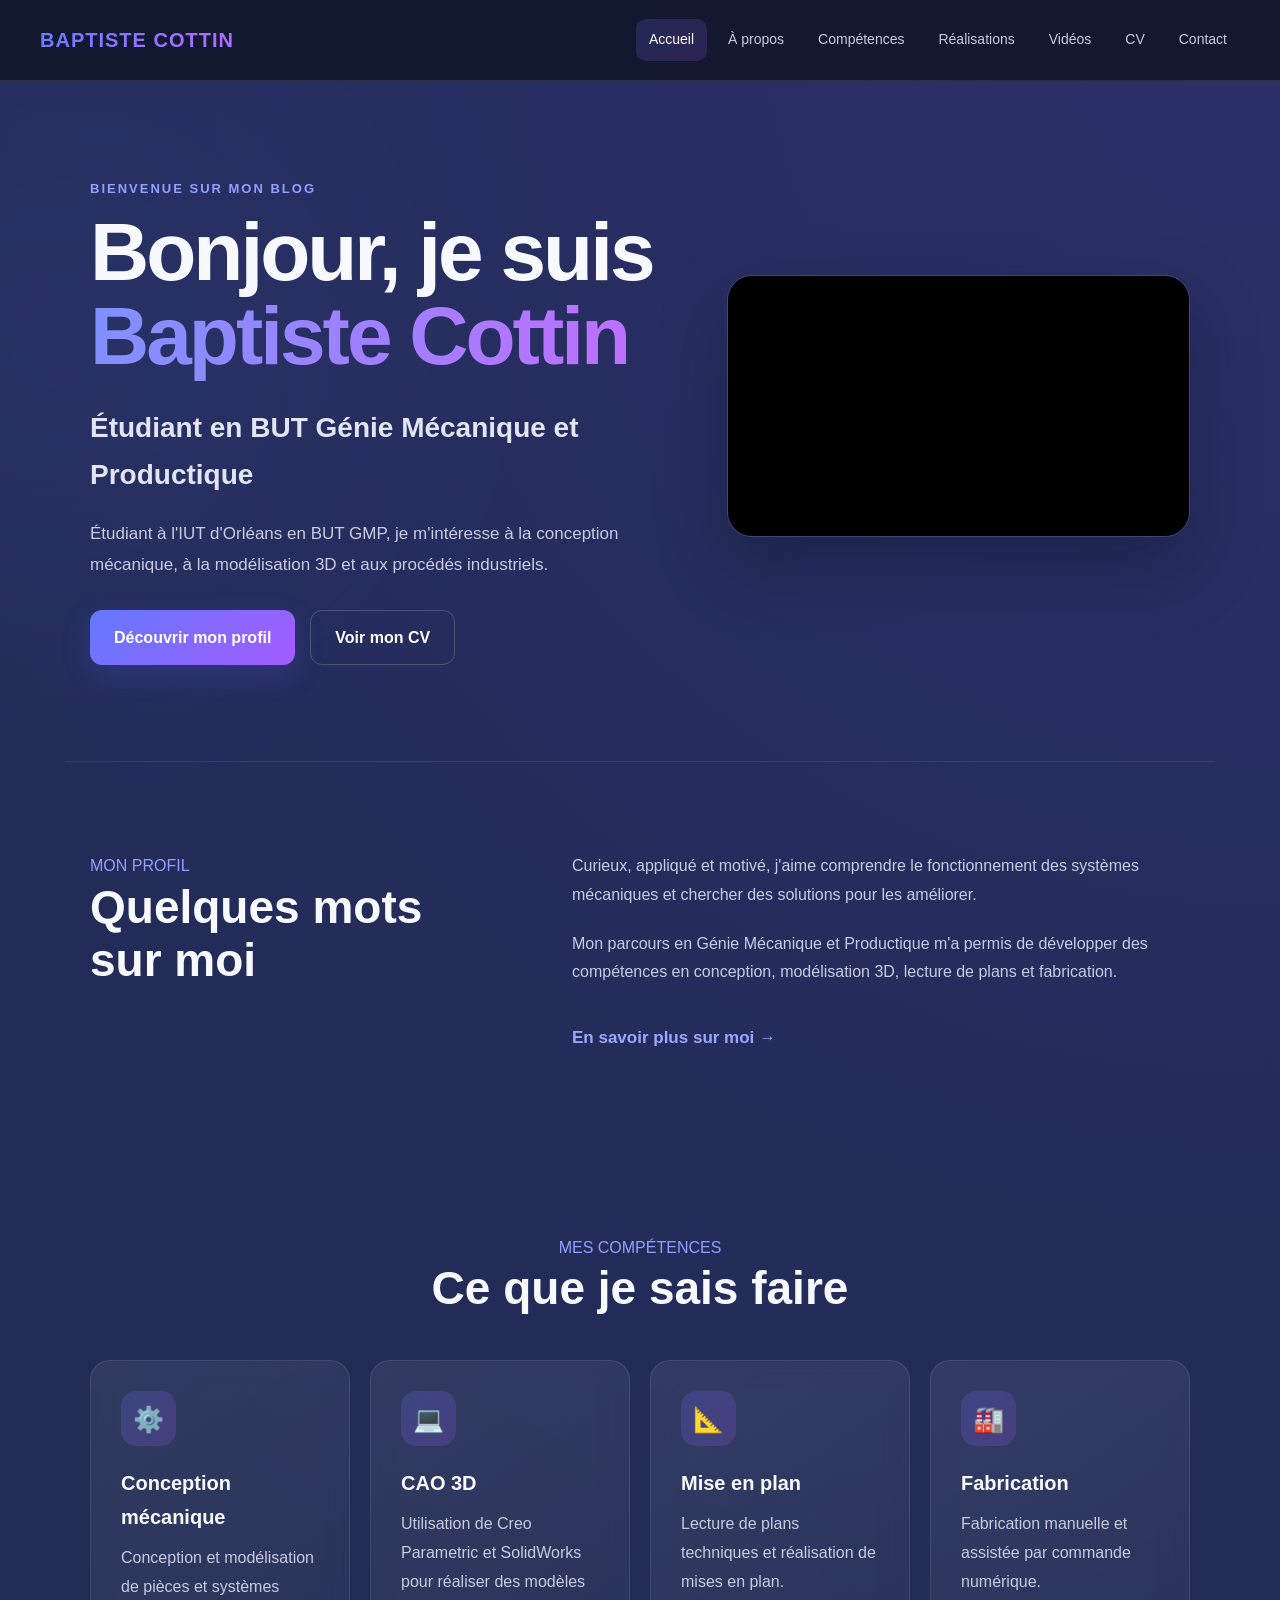
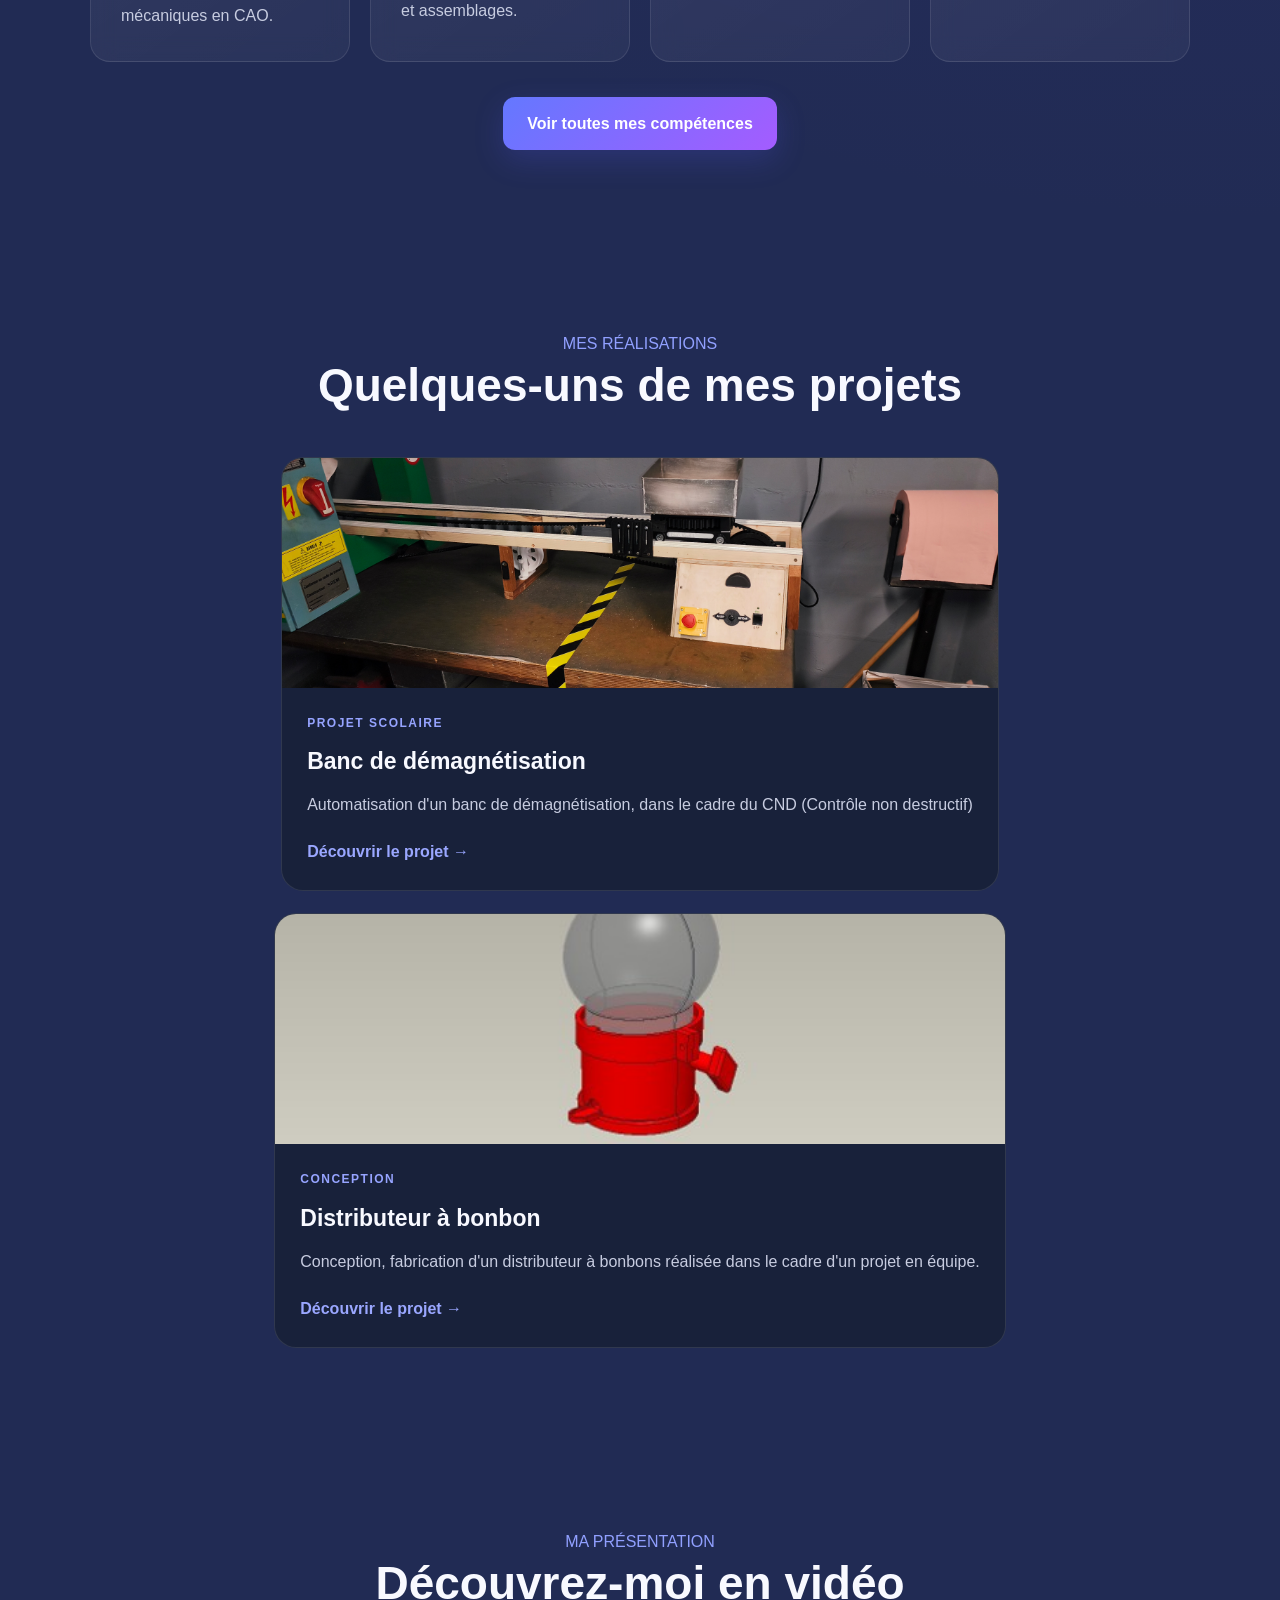
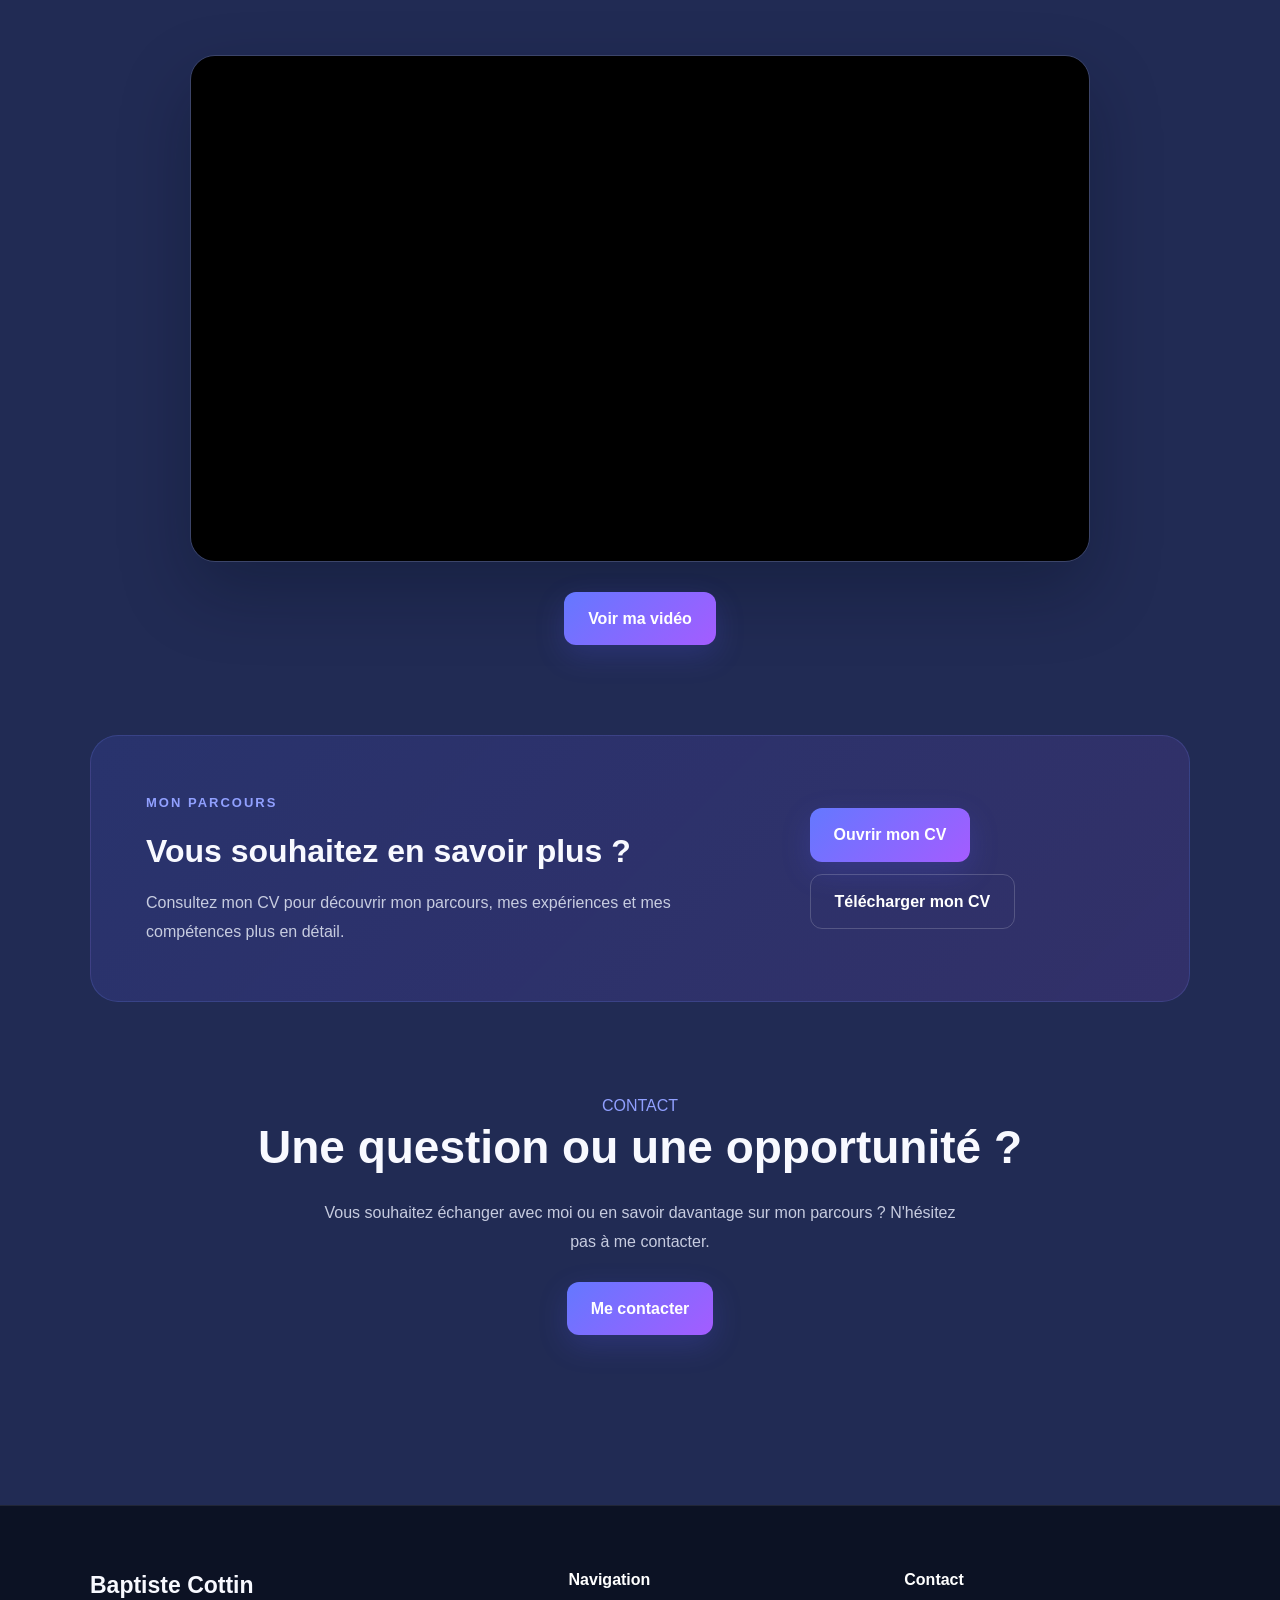
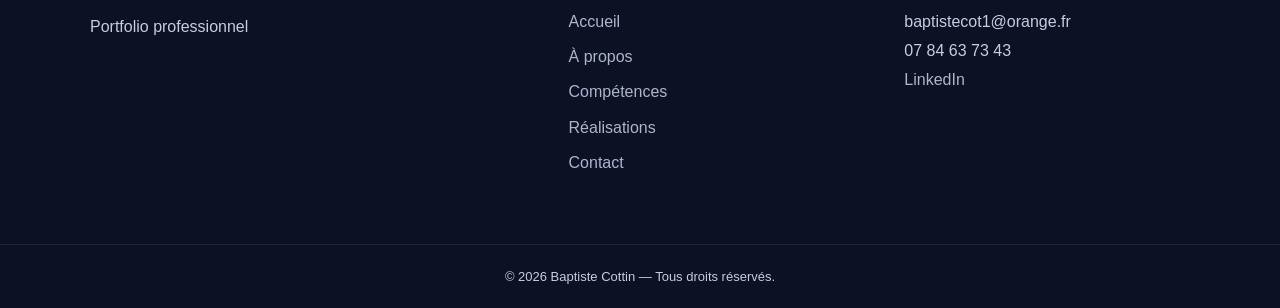
<file: index.html>
<!DOCTYPE html>
<html lang="fr">
<head>
    <meta charset="UTF-8">
    <meta name="viewport" content="width=device-width, initial-scale=1.0">

    <title>Baptiste Cottin | Portfolio</title>

    <meta name="description" content="Blog de Baptiste Cottin, étudiant en BUT Génie Mécanique et Productique.">

    <link rel="stylesheet" href="style.css">

</head>

<body>

<header>
    <nav class="navbar">

        <div class="logo">
            <a href="index.html">BAPTISTE COTTIN</a>
        </div>

        <ul class="nav-links">
            <li><a class="active" href="index.html">Accueil</a></li>
            <li><a href="apropos.html">À propos</a></li>
            <li><a href="competences.html">Compétences</a></li>
            <li><a href="projets.html">Réalisations</a></li>
            <li><a href="video.html">Vidéos</a></li>
            <li><a href="cv.html">CV</a></li>
            <li><a href="contact.html">Contact</a></li>
        </ul>

    </nav>
</header>


<main>

    <!-- HERO -->

    <section class="hero">

        <div class="hero-text">

            <p class="small-title">
                BIENVENUE SUR MON BLOG
            </p>

            <h1>
                Bonjour, je suis<br>
                <span>Baptiste Cottin</span>
            </h1>

            <h2>
                Étudiant en BUT Génie Mécanique et Productique
            </h2>

            <p>
                Étudiant à l'IUT d'Orléans en BUT GMP, je m'intéresse à la conception
                mécanique, à la modélisation 3D et aux procédés industriels.
            </p>

            <div class="hero-buttons">

                <a href="apropos.html" class="button">
                    Découvrir mon profil
                </a>

                <a href="cv.html" class="button button-outline">
                    Voir mon CV
                </a>

            </div>

        </div>


       <div class="video-container">

    <iframe
        src="https://www.youtube-nocookie.com/embed/8WZ-JGTFXvE"
        title="Présentation de Baptiste Cottin"
        allowfullscreen
        loading="lazy">
    </iframe>

</div>


        </div>

    </section>


    <!-- PROFIL -->

    <section class="presentation">

        <div class="section-title">

            <p>MON PROFIL</p>

            <h2>
                Quelques mots sur moi
            </h2>

        </div>


        <div class="presentation-content">

            <p>
                Curieux, appliqué et motivé, j'aime comprendre le
                fonctionnement des systèmes mécaniques et chercher
                des solutions pour les améliorer.
            </p>

            <p>
                Mon parcours en Génie Mécanique et Productique m'a permis
                de développer des compétences en conception, modélisation
                3D, lecture de plans et fabrication.
            </p>

            <a href="apropos.html" class="text-link">
                En savoir plus sur moi →
            </a>

        </div>

    </section>


    <!-- COMPÉTENCES -->

    <section class="skills">

        <div class="section-title">

            <p>MES COMPÉTENCES</p>

            <h2>
                Ce que je sais faire
            </h2>

        </div>


        <div class="skills-container">

            <article class="skill-card">

                <div class="skill-icon">
                    ⚙️
                </div>

                <h3>
                    Conception mécanique
                </h3>

                <p>
                    Conception et modélisation de pièces et systèmes
                    mécaniques en CAO.
                </p>

            </article>


            <article class="skill-card">

                <div class="skill-icon">
                    💻
                </div>

                <h3>
                    CAO 3D
                </h3>

                <p>
                    Utilisation de Creo Parametric et SolidWorks pour
                    réaliser des modèles et assemblages.
                </p>

            </article>


            <article class="skill-card">

                <div class="skill-icon">
                    📐
                </div>

                <h3>
                    Mise en plan
                </h3>

                <p>
                    Lecture de plans techniques et réalisation de
                    mises en plan.
                </p>

            </article>


            <article class="skill-card">

                <div class="skill-icon">
                    🏭
                </div>

                <h3>
                    Fabrication
                </h3>

                <p>
                    Fabrication manuelle et 
		    assistée par commande numérique.
                </p>

            </article>

        </div>


        <a href="competences.html" class="button">
            Voir toutes mes compétences
        </a>

    </section>


    <!-- PROJETS -->

    <section class="projects">

        <div class="section-title">

            <p>MES RÉALISATIONS</p>

            <h2>
                Quelques-uns de mes projets
            </h2>

        </div>


        <div class="projects-container">


            <article class="project-card">

                <img
                    src="images/projet-1.jpg"
                    alt="Distributeur à bonbons"
                >

                <div class="project-content">

                    <p class="project-category">
                        PROJET SCOLAIRE
                    </p>

                    <h3>
                        Banc de démagnétisation
                    </h3>

                    <p>
			Automatisation d'un banc de démagnétisation,
			dans le cadre du CND (Contrôle non destructif)
                       
                   </p>

                    <a href="projets.html">
                        Découvrir le projet →
                    </a>

                </div>

            </article>


            <article class="project-card">

                <img
                    src="images/projet-2.jpg"
                    alt="Projet de conception mécanique"
                >

                <div class="project-content">

                    <p class="project-category">
                        CONCEPTION
                    </p>

                    <h3>
                        Distributeur à bonbon
                    </h3>

                    <p>
			Conception, fabrication d'un distributeur à bonbons
                        réalisée dans le cadre d'un projet en équipe.
                    </p>

                    <a href="projets.html">
                        Découvrir le projet →
                    </a>


                   </div>

    </section>


    <!-- VIDÉO -->

    <section class="video-presentation">

        <div class="section-title">

            <p>MA PRÉSENTATION</p>

            <h2>
                Découvrez-moi en vidéo
            </h2>

        </div>


       <div class="video-container">

    <iframe
        src="https://www.youtube-nocookie.com/embed/8WZ-JGTFXvE"
        title="Présentation de Baptiste Cottin"
        allowfullscreen
        loading="lazy">
    </iframe>

</div>



        <a href="video.html" class="button">
            Voir ma vidéo
        </a>

    </section>


    <!-- CV -->

    <section class="cv-section">

        <div>

            <p class="small-title">
                MON PARCOURS
            </p>

            <h2>
                Vous souhaitez en savoir plus ?
            </h2>

            <p>
                Consultez mon CV pour découvrir mon parcours,
                mes expériences et mes compétences plus en détail.
            </p>

        </div>


        <div class="cv-buttons">

            <a
                href="documents/CV.pdf"
                target="_blank"
                class="button"
            >
                Ouvrir mon CV
            </a>

            <a
                href="documents/CV.pdf"
                download
                class="button button-outline"
            >
                Télécharger mon CV
            </a>

        </div>

    </section>


    <!-- CONTACT -->

    <section class="contact-preview">

        <div class="section-title">

            <p>CONTACT</p>

            <h2>
                Une question ou une opportunité ?
            </h2>

        </div>

        <p>
            Vous souhaitez échanger avec moi ou en savoir davantage
            sur mon parcours ? N'hésitez pas à me contacter.
        </p>

        <a href="contact.html" class="button">
            Me contacter
        </a>

    </section>

</main>


<footer>

    <div class="footer-content">

        <div>

            <h3>
                Baptiste Cottin
            </h3>

            <p>
                Portfolio professionnel
            </p>

        </div>


        <div>

            <h4>
                Navigation
            </h4>

            <a href="index.html">Accueil</a>
            <a href="apropos.html">À propos</a>
            <a href="competences.html">Compétences</a>
            <a href="projets.html">Réalisations</a>
            <a href="contact.html">Contact</a>

        </div>


        <div>

            <h4>
                Contact
            </h4>

            <p>
                baptistecot1@orange.fr
            </p>

            <p>
                07 84 63 73 43
            </p>

            <a
                href="https://www.linkedin.com/in/baptiste-cottin-1a7537398/"
                target="_blank"
                rel="noopener"
            >
                LinkedIn
            </a>

        </div>

    </div>


    <div class="footer-bottom">

        <p>
            © 2026 Baptiste Cottin — Tous droits réservés.
        </p>

    </div>

</footer>

</body>
</html>
</file>
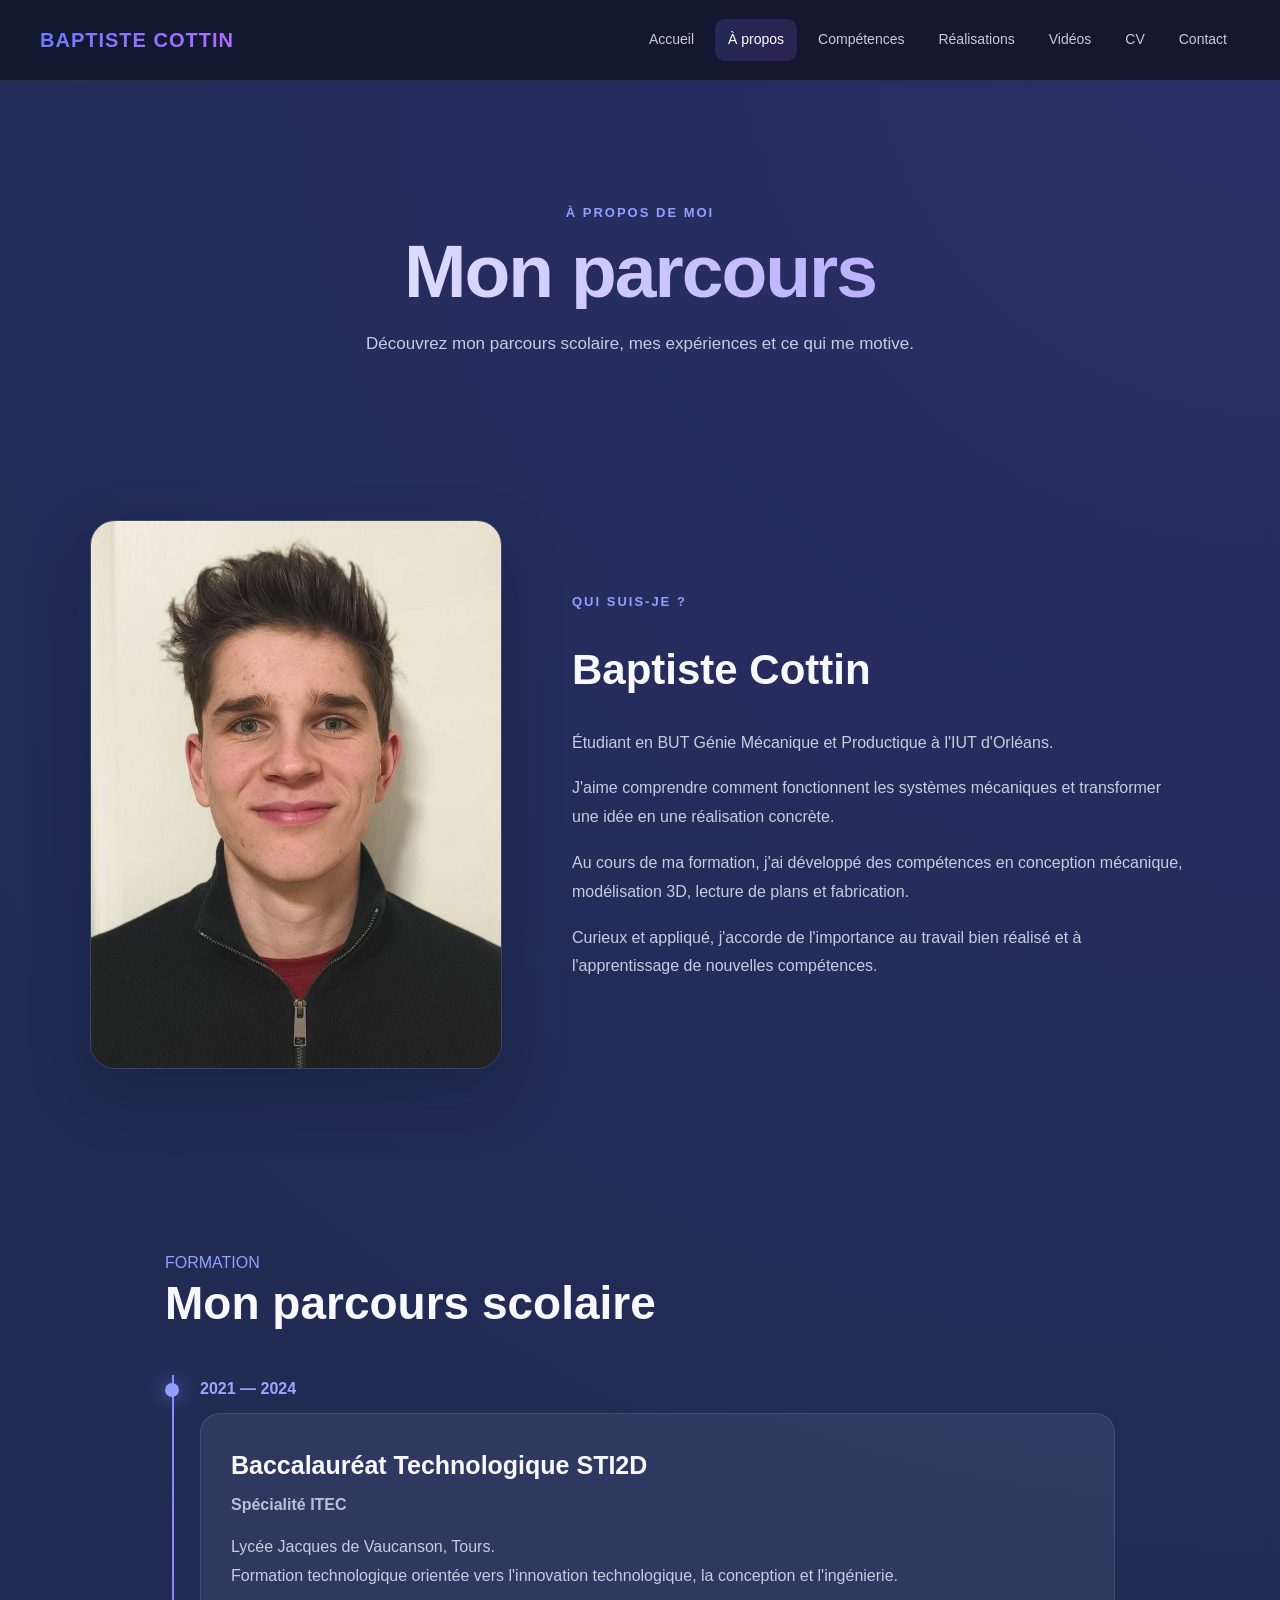
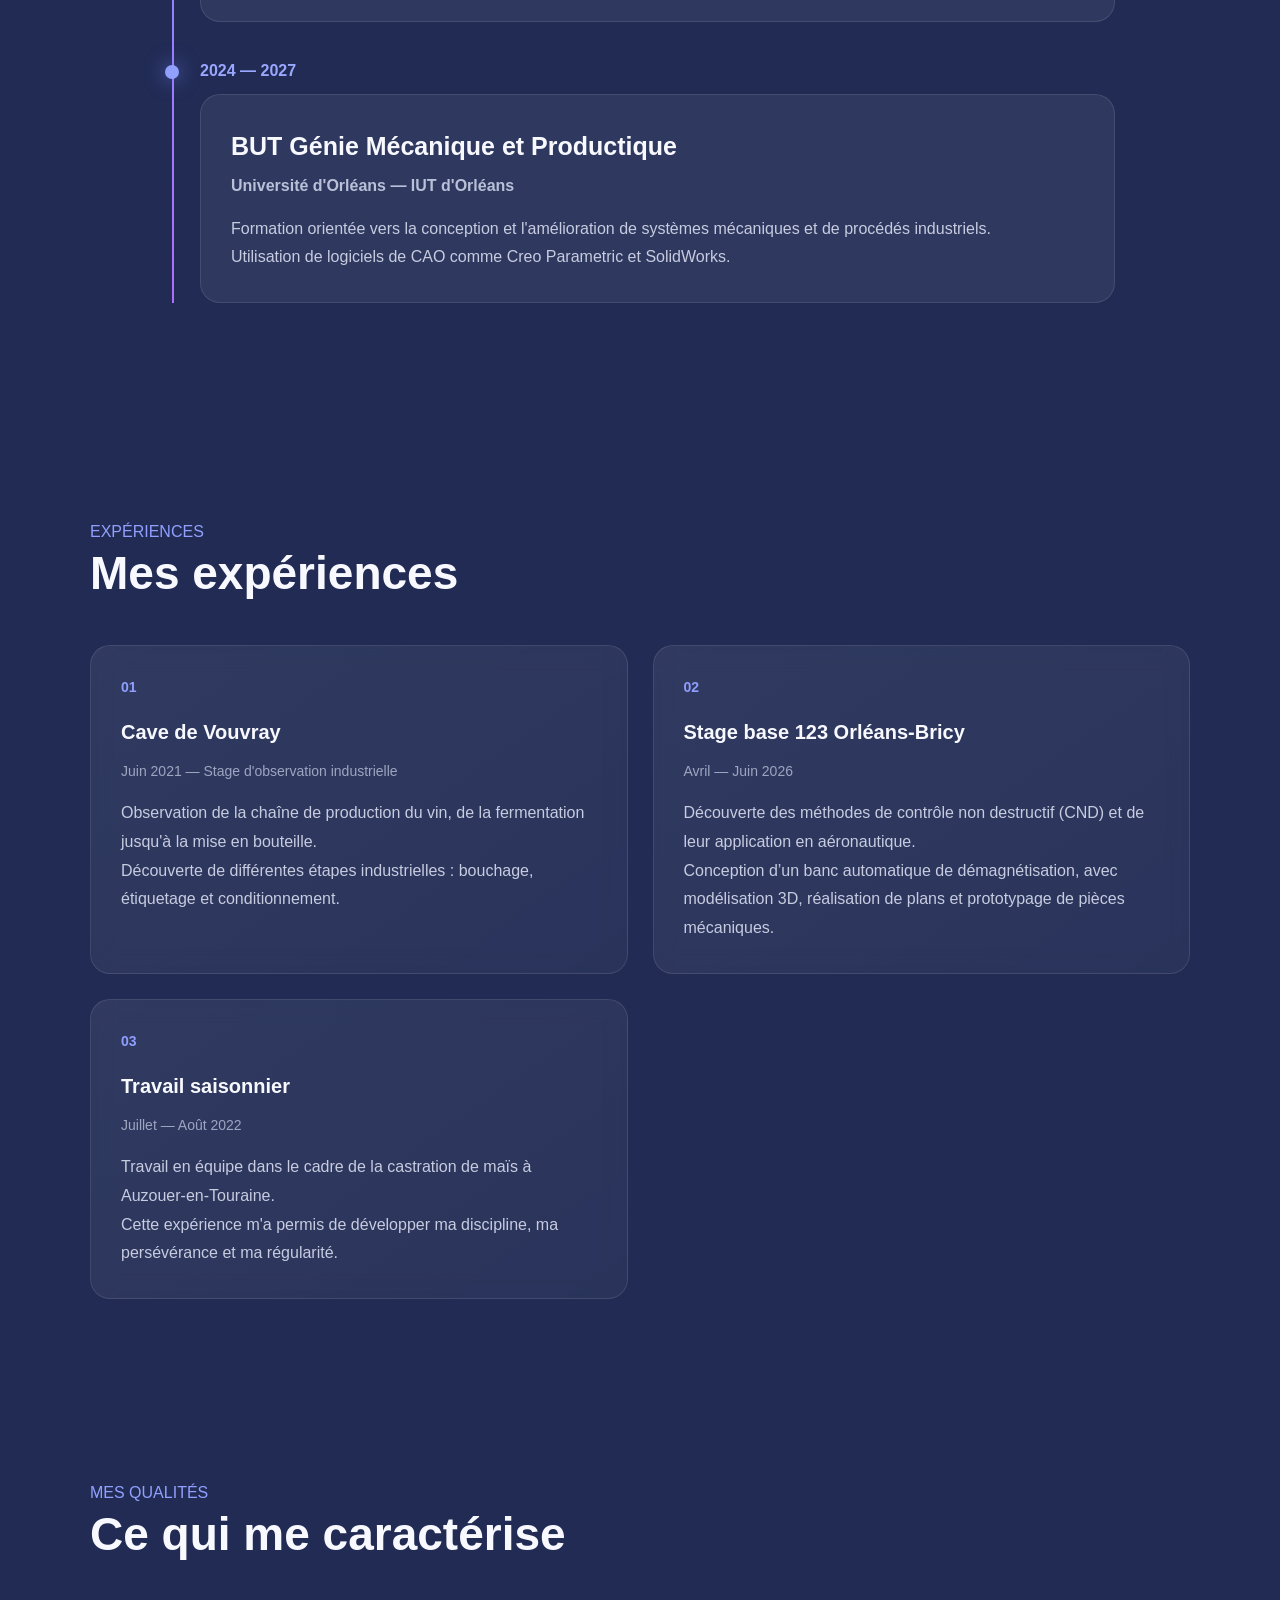
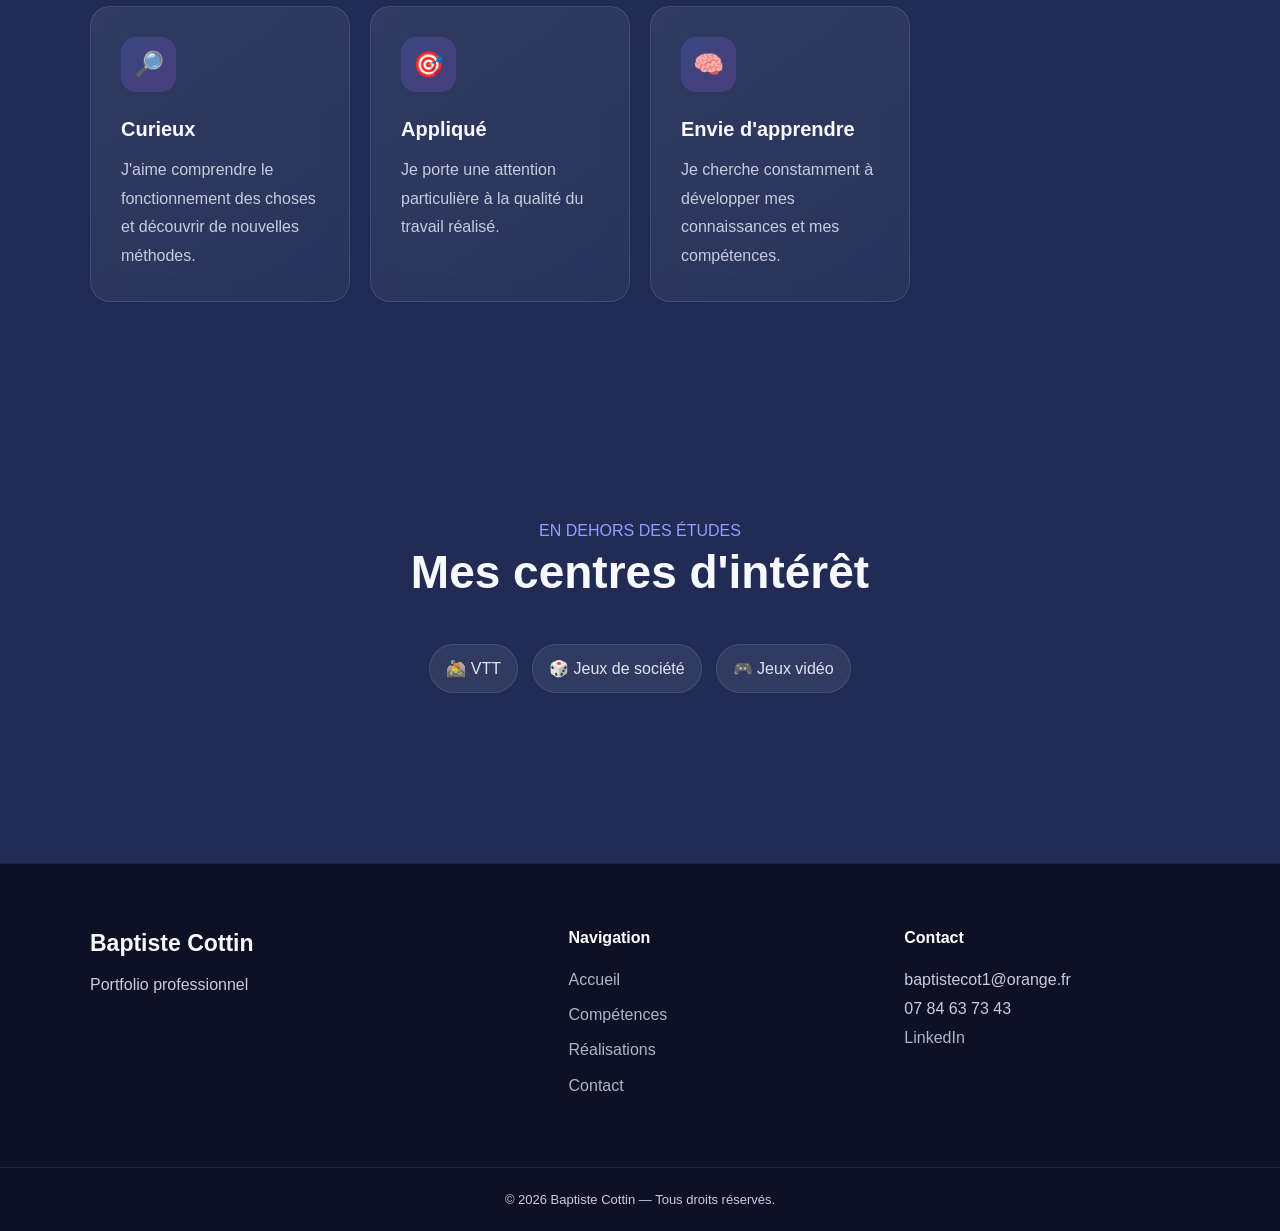
<file: apropos.html>
<!DOCTYPE html>
<html lang="fr">
<head>

    <meta charset="UTF-8">
    <meta name="viewport" content="width=device-width, initial-scale=1.0">

    <title>À propos | Baptiste Cottin</title>

    <meta
        name="description"
        content="Découvrez le parcours et le profil de Baptiste Cottin."
    >

    <link rel="stylesheet" href="style.css">

</head>


<body>


<header>

    <nav class="navbar">

        <div class="logo">
            <a href="index.html">BAPTISTE COTTIN</a>
        </div>

        <ul class="nav-links">

            <li>
                <a href="index.html">
                    Accueil
                </a>
            </li>

            <li>
                <a class="active" href="apropos.html">
                    À propos
                </a>
            </li>

            <li>
                <a href="competences.html">
                    Compétences
                </a>
            </li>

            <li>
                <a href="projets.html">
                    Réalisations
                </a>
            </li>

            <li>
                <a href="video.html">
                    Vidéos
                </a>
            </li>

            <li>
                <a href="cv.html">
                    CV
                </a>
            </li>

            <li>
                <a href="contact.html">
                    Contact
                </a>
            </li>

        </ul>

    </nav>

</header>


<main>


<section class="page-header">

    <p class="small-title">
        À PROPOS DE MOI
    </p>

    <h1>
        Mon parcours
    </h1>

    <p>
        Découvrez mon parcours scolaire, mes expériences
        et ce qui me motive.
    </p>

</section>


<section class="about-grid">


    <div class="about-image">

        <img
            src="images/photo_cv.jpg"
            alt="Baptiste Cottin"
        >

    </div>


    <div class="about-text">

        <p class="small-title">
            QUI SUIS-JE ?
        </p>

        <h2>
            Baptiste Cottin
        </h2>

        <p>
            Étudiant en BUT Génie Mécanique et Productique
            à l'IUT d'Orléans.
        </p>

        <p>
            J'aime comprendre comment fonctionnent les systèmes
            mécaniques et transformer une idée en une réalisation
            concrète.
        </p>

        <p>
            Au cours de ma formation, j'ai développé des compétences
            en conception mécanique, modélisation 3D, lecture de plans
            et fabrication.
        </p>

        <p>
            Curieux et appliqué, j'accorde de l'importance au travail
            bien réalisé et à l'apprentissage de nouvelles compétences.
        </p>

    </div>

</section>


<section class="timeline-section">

    <div class="section-title">

        <p>FORMATION</p>

        <h2>
            Mon parcours scolaire
        </h2>

    </div>


    <div class="timeline">

 <article class="timeline-item">

            <span class="timeline-date">
                2021 — 2024
            </span>

            <div class="timeline-card">

                <h3>
                    Baccalauréat Technologique STI2D
                </h3>

                <h4>
                    Spécialité ITEC
                </h4>

                <p>
                    Lycée Jacques de Vaucanson, Tours.
                </p>

                <p>
                    Formation technologique orientée vers
                    l'innovation technologique, la conception
                    et l'ingénierie.
                </p>

            </div>

        </article>



        <article class="timeline-item">

            <span class="timeline-date">
                2024 — 2027
            </span>

            <div class="timeline-card">

                <h3>
                    BUT Génie Mécanique et Productique
                </h3>

                <h4>
                    Université d'Orléans — IUT d'Orléans
                </h4>

                <p>
                    Formation orientée vers la conception et
                    l'amélioration de systèmes mécaniques et
                    de procédés industriels.
                </p>

                <p>
                    Utilisation de logiciels de CAO comme
                    Creo Parametric et SolidWorks.
                </p>

            </div>

        </article>


       
    </div>

</section>


<section class="experience-section">

    <div class="section-title">

        <p>EXPÉRIENCES</p>

        <h2>
            Mes expériences
        </h2>

    </div>


    <div class="cards-grid">


        <article class="info-card">

            <div class="card-number">
                01
            </div>

            <h3>
                Cave de Vouvray
            </h3>

            <p class="card-subtitle">
                Juin 2021 — Stage d'observation industrielle
            </p>

            <p>
                Observation de la chaîne de production du vin,
                de la fermentation jusqu'à la mise en bouteille.
            </p>

            <p>
                Découverte de différentes étapes industrielles :
                bouchage, étiquetage et conditionnement.
            </p>

        </article>


        <article class="info-card">

            <div class="card-number">
                02
            </div>

            <h3>
                Stage base 123 Orléans-Bricy
            </h3>

            <p class="card-subtitle">
                Avril — Juin 2026
            </p>

            <p>
                Découverte des méthodes de contrôle non destructif (CND) et de leur application en aéronautique.
            <p>
                Conception d’un banc automatique de démagnétisation, avec modélisation 3D, réalisation de plans et prototypage de pièces mécaniques.
            </p>

            </p>

        </article>

<article class="info-card">

            <div class="card-number">
                03
            </div>

            <h3>
                Travail saisonnier 
            </h3>

            <p class="card-subtitle">
                Juillet — Août 2022
            </p>

            <p>
               Travail en équipe dans le cadre de la castration
                de maïs à Auzouer-en-Touraine.
            </p>

            <p>
               Cette expérience m'a permis de développer
                ma discipline, ma persévérance et ma régularité.
            </p>

        </article>



    </div>

</section>


<section class="values-section">

    <div class="section-title">

        <p>MES QUALITÉS</p>

        <h2>
            Ce qui me caractérise
        </h2>

    </div>


    <div class="skills-container">

        <article class="skill-card">
            <div class="skill-icon">🔎</div>
            <h3>Curieux</h3>
            <p>
                J'aime comprendre le fonctionnement des choses
                et découvrir de nouvelles méthodes.
            </p>
        </article>


        <article class="skill-card">
            <div class="skill-icon">🎯</div>
            <h3>Appliqué</h3>
            <p>
                Je porte une attention particulière à la qualité
                du travail réalisé.
            </p>
        </article>


        <article class="skill-card">
            <div class="skill-icon">🧠</div>
            <h3>Envie d'apprendre</h3>
            <p>
                Je cherche constamment à développer mes connaissances
                et mes compétences.
            </p>
        </article>

    </div>

</section>


<section class="interests-section">

    <div class="section-title">

        <p>EN DEHORS DES ÉTUDES</p>

        <h2>
            Mes centres d'intérêt
        </h2>

    </div>


    <div class="interests">

        <span>🚵 VTT</span>
        <span>🎲 Jeux de société</span>
        <span>🎮 Jeux vidéo</span>

    </div>

</section>


</main>


<footer>

    <div class="footer-content">

        <div>
            <h3>Baptiste Cottin</h3>
            <p>Portfolio professionnel</p>
        </div>

        <div>
            <h4>Navigation</h4>
            <a href="index.html">Accueil</a>
            <a href="competences.html">Compétences</a>
            <a href="projets.html">Réalisations</a>
            <a href="contact.html">Contact</a>
        </div>

        <div>
            <h4>Contact</h4>
            <p>baptistecot1@orange.fr</p>
            <p>07 84 63 73 43</p>
            <a
                href="https://www.linkedin.com/in/baptiste-cottin-1a7537398/"
                target="_blank"
                rel="noopener"
            >
                LinkedIn
            </a>
        </div>

    </div>

    <div class="footer-bottom">
        <p>
            © 2026 Baptiste Cottin — Tous droits réservés.
        </p>
    </div>

</footer>


</body>
</html>
</file>
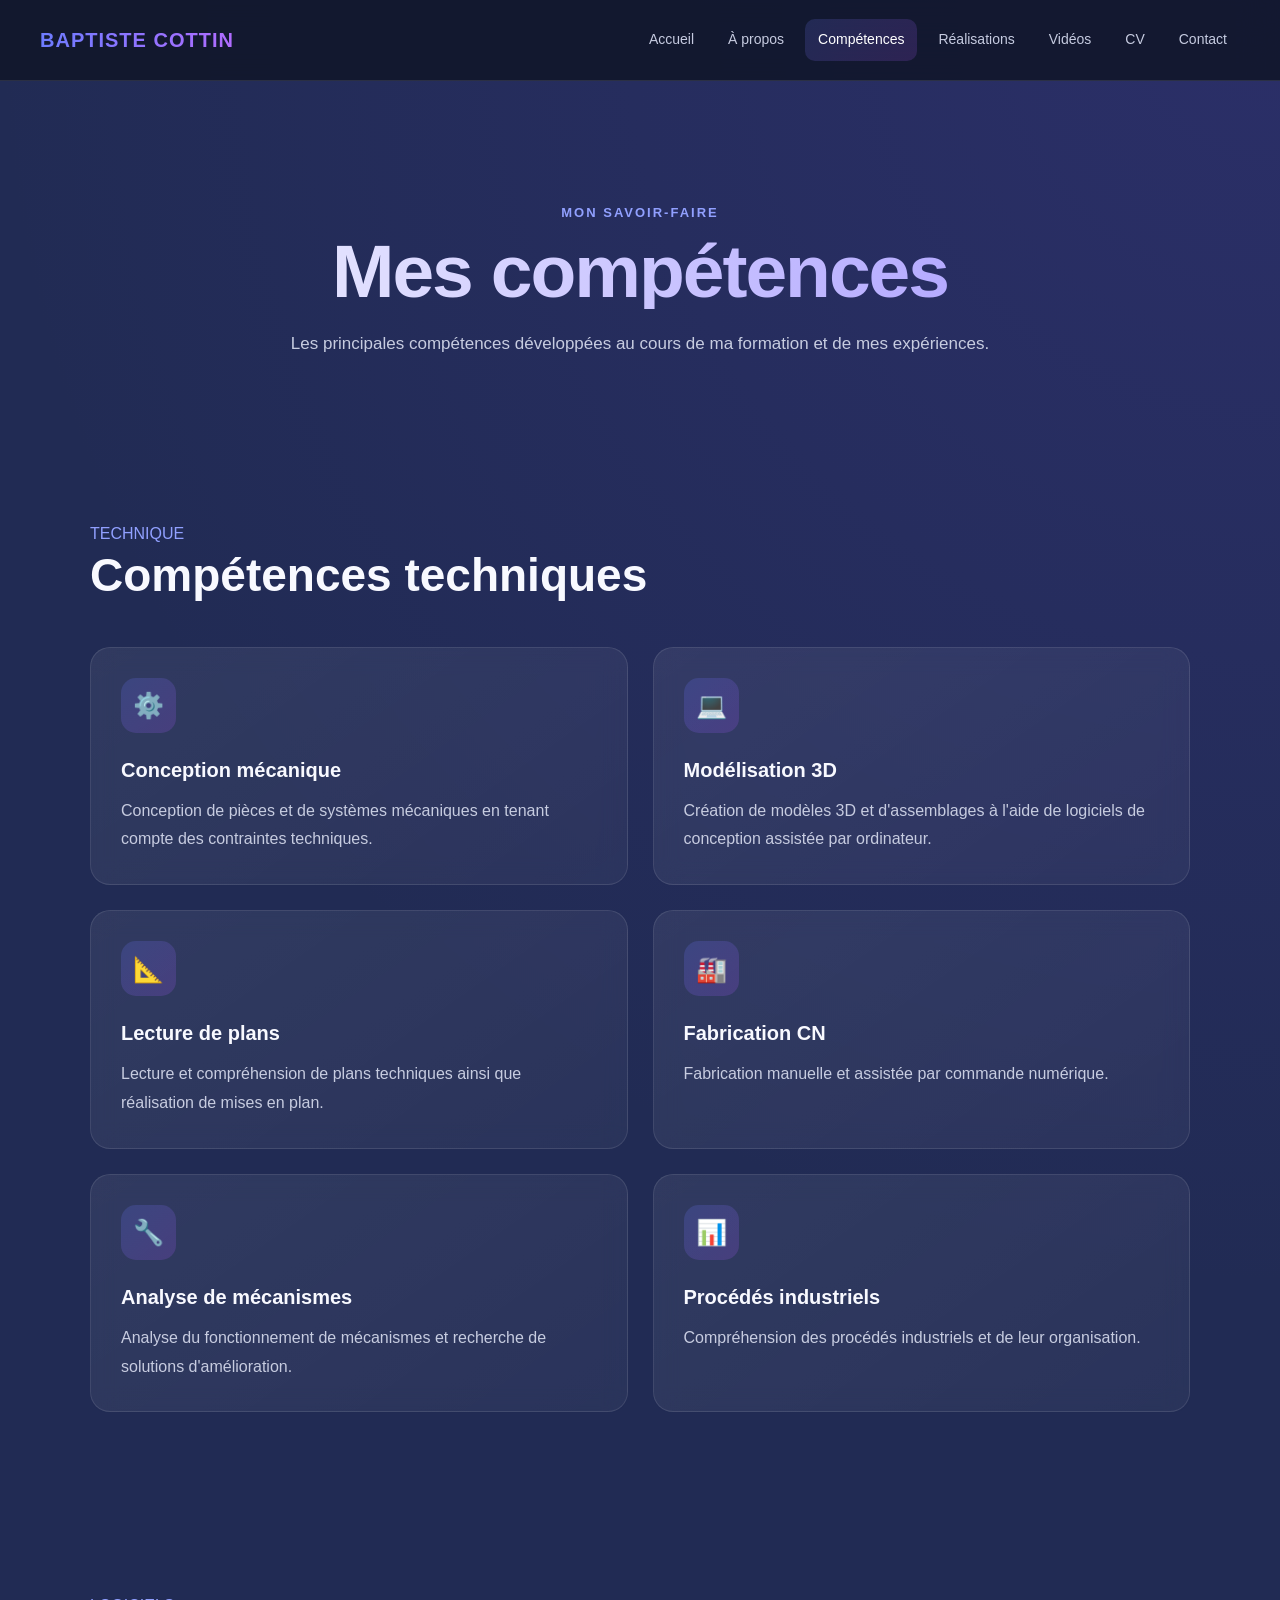
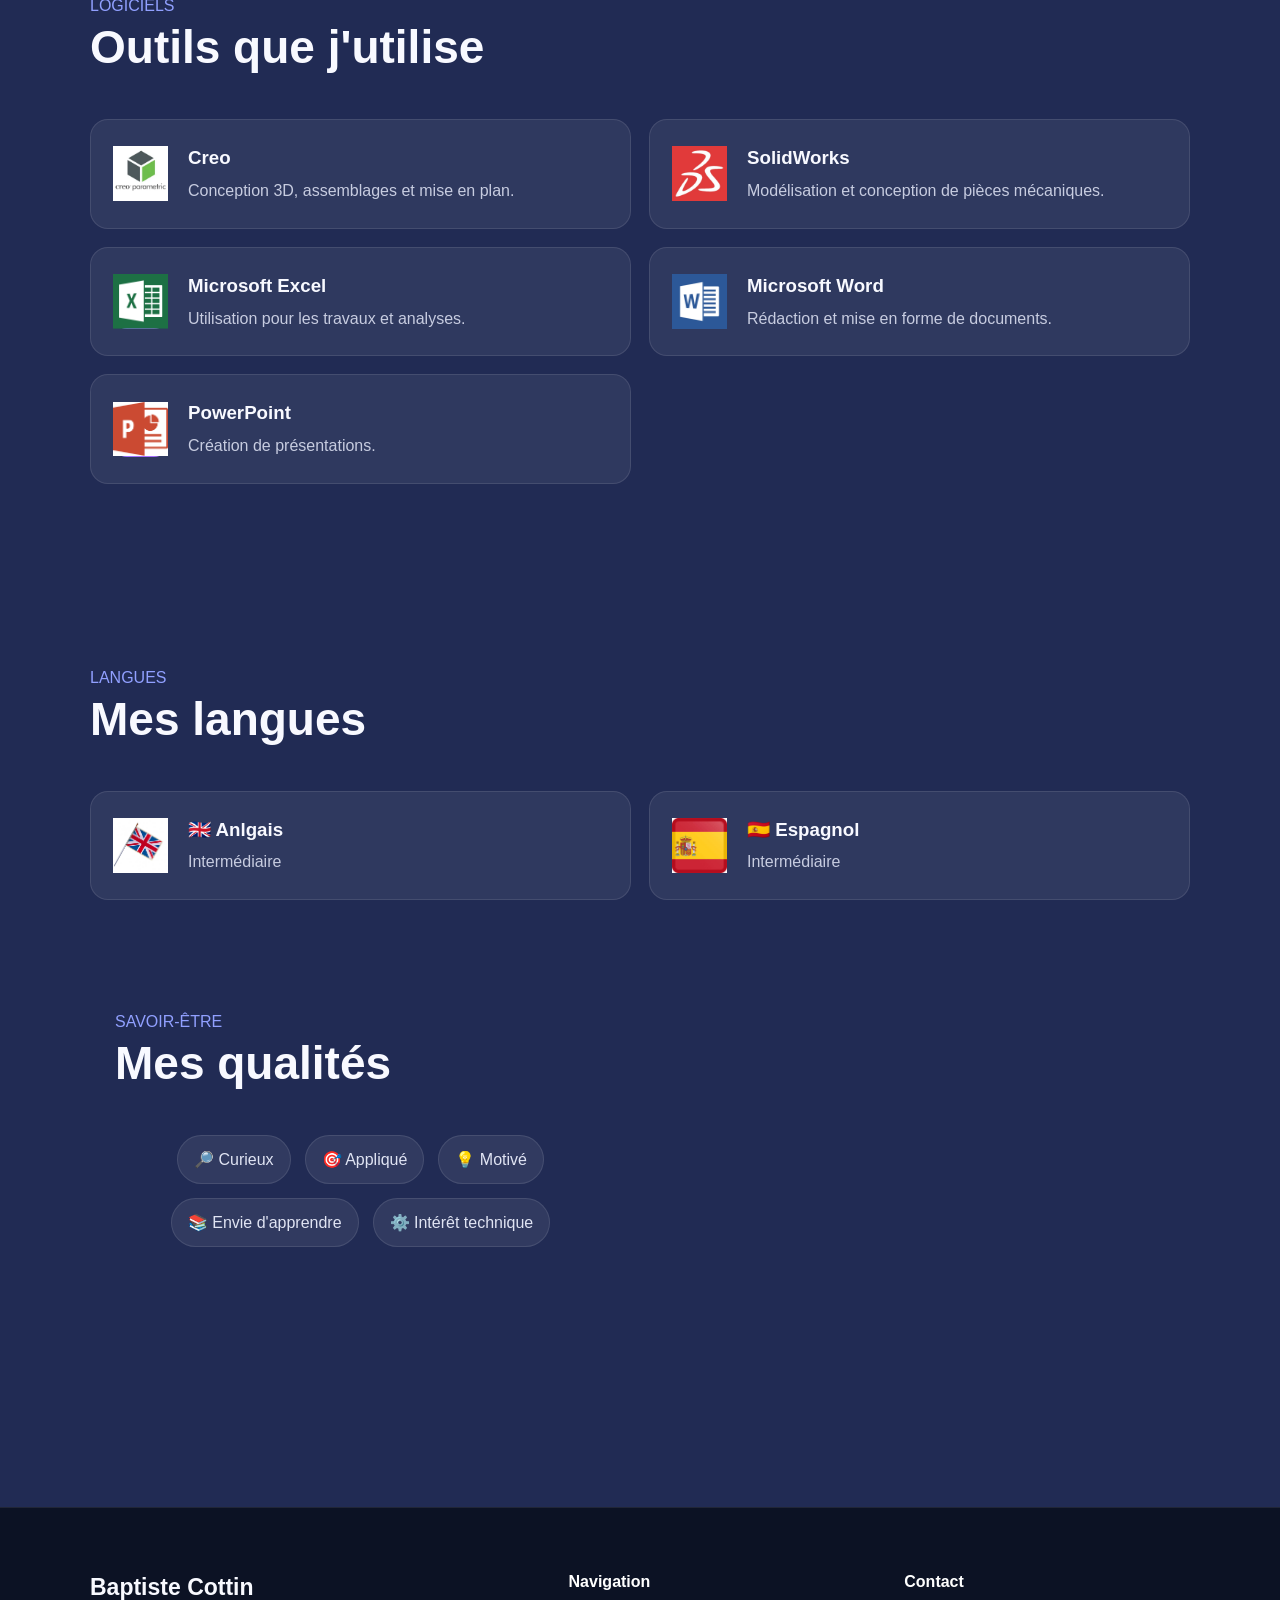
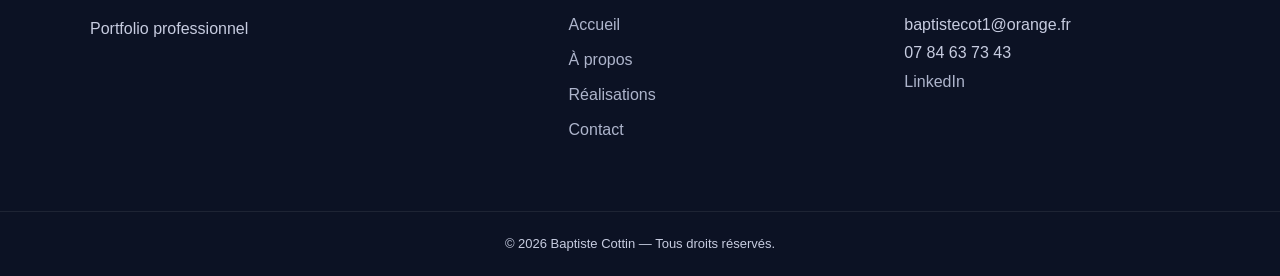
<file: competences.html>
<!DOCTYPE html>
<html lang="fr">

<head>

    <meta charset="UTF-8">

    <meta
        name="viewport"
        content="width=device-width, initial-scale=1.0"
    >

    <title>Compétences | Baptiste Cottin</title>

    <meta
        name="description"
        content="Compétences techniques et personnelles de Baptiste Cottin."
    >

    <link rel="stylesheet" href="style.css">

</head>


<body>


<header>

    <nav class="navbar">

        <div class="logo">
            <a href="index.html">BAPTISTE COTTIN</a>
        </div>

        <ul class="nav-links">

            <li>
                <a href="index.html">Accueil</a>
            </li>

            <li>
                <a href="apropos.html">À propos</a>
            </li>

            <li>
                <a class="active" href="competences.html">
                    Compétences
                </a>
            </li>

            <li>
                <a href="projets.html">Réalisations</a>
            </li>

            <li>
                <a href="video.html">Vidéos</a>
            </li>

            <li>
                <a href="cv.html">CV</a>
            </li>

            <li>
                <a href="contact.html">Contact</a>
            </li>

        </ul>

    </nav>

</header>


<main>


<section class="page-header">

    <p class="small-title">
        MON SAVOIR-FAIRE
    </p>

    <h1>
        Mes compétences
    </h1>

    <p>
        Les principales compétences développées au cours
        de ma formation et de mes expériences.
    </p>

</section>


<section class="skills-page">

    <div class="section-title">

        <p>TECHNIQUE</p>

        <h2>
            Compétences techniques
        </h2>

    </div>


    <div class="cards-grid">


        <article class="info-card">

            <div class="skill-icon">
                ⚙️
            </div>

            <h3>
                Conception mécanique
            </h3>

            <p>
                Conception de pièces et de systèmes mécaniques
                en tenant compte des contraintes techniques.
            </p>

        </article>


        <article class="info-card">

            <div class="skill-icon">
                💻
            </div>

            <h3>
                Modélisation 3D
            </h3>

            <p>
                Création de modèles 3D et d'assemblages
                à l'aide de logiciels de conception assistée
                par ordinateur.
            </p>

        </article>


        <article class="info-card">

            <div class="skill-icon">
                📐
            </div>

            <h3>
                Lecture de plans
            </h3>

            <p>
                Lecture et compréhension de plans techniques
                ainsi que réalisation de mises en plan.
            </p>

        </article>


        <article class="info-card">

            <div class="skill-icon">
                🏭
            </div>

            <h3>
                Fabrication CN
            </h3>

            <p>
                Fabrication manuelle et 
		assistée par commande numérique.
            </p>

        </article>


        <article class="info-card">

            <div class="skill-icon">
                🔧
            </div>

            <h3>
                Analyse de mécanismes
            </h3>

            <p>
                Analyse du fonctionnement de mécanismes
                et recherche de solutions d'amélioration.
            </p>

        </article>


        <article class="info-card">

            <div class="skill-icon">
                📊
            </div>

            <h3>
                Procédés industriels
            </h3>

            <p>
                Compréhension des procédés industriels
                et de leur organisation.
            </p>

        </article>

    </div>

</section>


<section class="software-section">

    <div class="section-title">

        <p>LOGICIELS</p>

        <h2>
            Outils que j'utilise
        </h2>

    </div>


    <div class="software-grid">


        <div class="software-card">

            <span class="software-icon">
                     <img
                    src="images/creo.jpg"
                >
            </span>

            <div>

                <h3>
                    Creo 
                </h3>

                <p>
                    Conception 3D, assemblages et mise en plan.
                </p>

            </div>


        </div>


        <div class="software-card">

            <span class="software-icon">
                     <img
                    src="images/SW.jpg"
                >
            </span>

            <div>

                <h3>
                    SolidWorks
                </h3>

                <p>
                    Modélisation et conception de pièces mécaniques.
                </p>

            </div>

        </div>


        <div class="software-card">

            <span class="software-icon">
                 <img
                    src="images/excel.jpg"
 			>
            </span>

            <div>

                <h3>
                    Microsoft Excel
                </h3>

                <p>
                    Utilisation pour les travaux et analyses.
                </p>

            </div>

        </div>


        <div class="software-card">

            <span class="software-icon">
                <img
                    src="images/M.jpg"
 			>
            </span>

            <div>

                <h3>
                    Microsoft Word
                </h3>

                <p>
                    Rédaction et mise en forme de documents.
                </p>

            </div>

        </div>


        <div class="software-card">

            <span class="software-icon">
                <img
                    src="images/P.jpg"
 			>
            </span>

            <div>

                <h3>
                    PowerPoint
                </h3>

                <p>
                    Création de présentations.
                </p>

            </div>

        </div>

    </div>

</section>


<section class="languages-section">

    <div class="section-title">

        <p>LANGUES</p>

        <h2>
            Mes langues
        </h2>

    </div>


   <div class="software-grid">


        <div class="software-card">

            <span class="software-icon">
                     <img
                    src="images/GB.jpg"
                >
            </span>

            <div>

                <h3>
                    🇬🇧 Anlgais
                </h3>

                <p>
                    Intermédiaire
                </p>

            </div>


        </div>


        <div class="software-card">

            <span class="software-icon">
                     <img
                    src="images/ES.jpg"
                >
            </span>

            <div>

                <h3>
                    🇪🇸 Espagnol
                </h3>

                <p>
                  Intermédiaire
                </p>

            </div>

        </div>



<section class="soft-skills">

    <div class="section-title">

        <p>SAVOIR-ÊTRE</p>

        <h2>
            Mes qualités
        </h2>

    </div>


    <div class="interests">

        <span>🔎 Curieux</span>
        <span>🎯 Appliqué</span>
        <span>💡 Motivé</span>
        <span>📚 Envie d'apprendre</span>
        <span>⚙️ Intérêt technique</span>

    </div>

</section>


</main>


<footer>

    <div class="footer-content">

        <div>
            <h3>Baptiste Cottin</h3>
            <p>Portfolio professionnel</p>
        </div>

        <div>
            <h4>Navigation</h4>
            <a href="index.html">Accueil</a>
            <a href="apropos.html">À propos</a>
            <a href="projets.html">Réalisations</a>
            <a href="contact.html">Contact</a>
        </div>

        <div>
            <h4>Contact</h4>
            <p>baptistecot1@orange.fr</p>
            <p>07 84 63 73 43</p>
            <a
                href="https://www.linkedin.com/in/baptiste-cottin-1a7537398/"
                target="_blank"
                rel="noopener"
            >
                LinkedIn
            </a>
        </div>

    </div>

    <div class="footer-bottom">
        <p>
            © 2026 Baptiste Cottin — Tous droits réservés.
        </p>
    </div>

</footer>


</body>
</html>
</file>
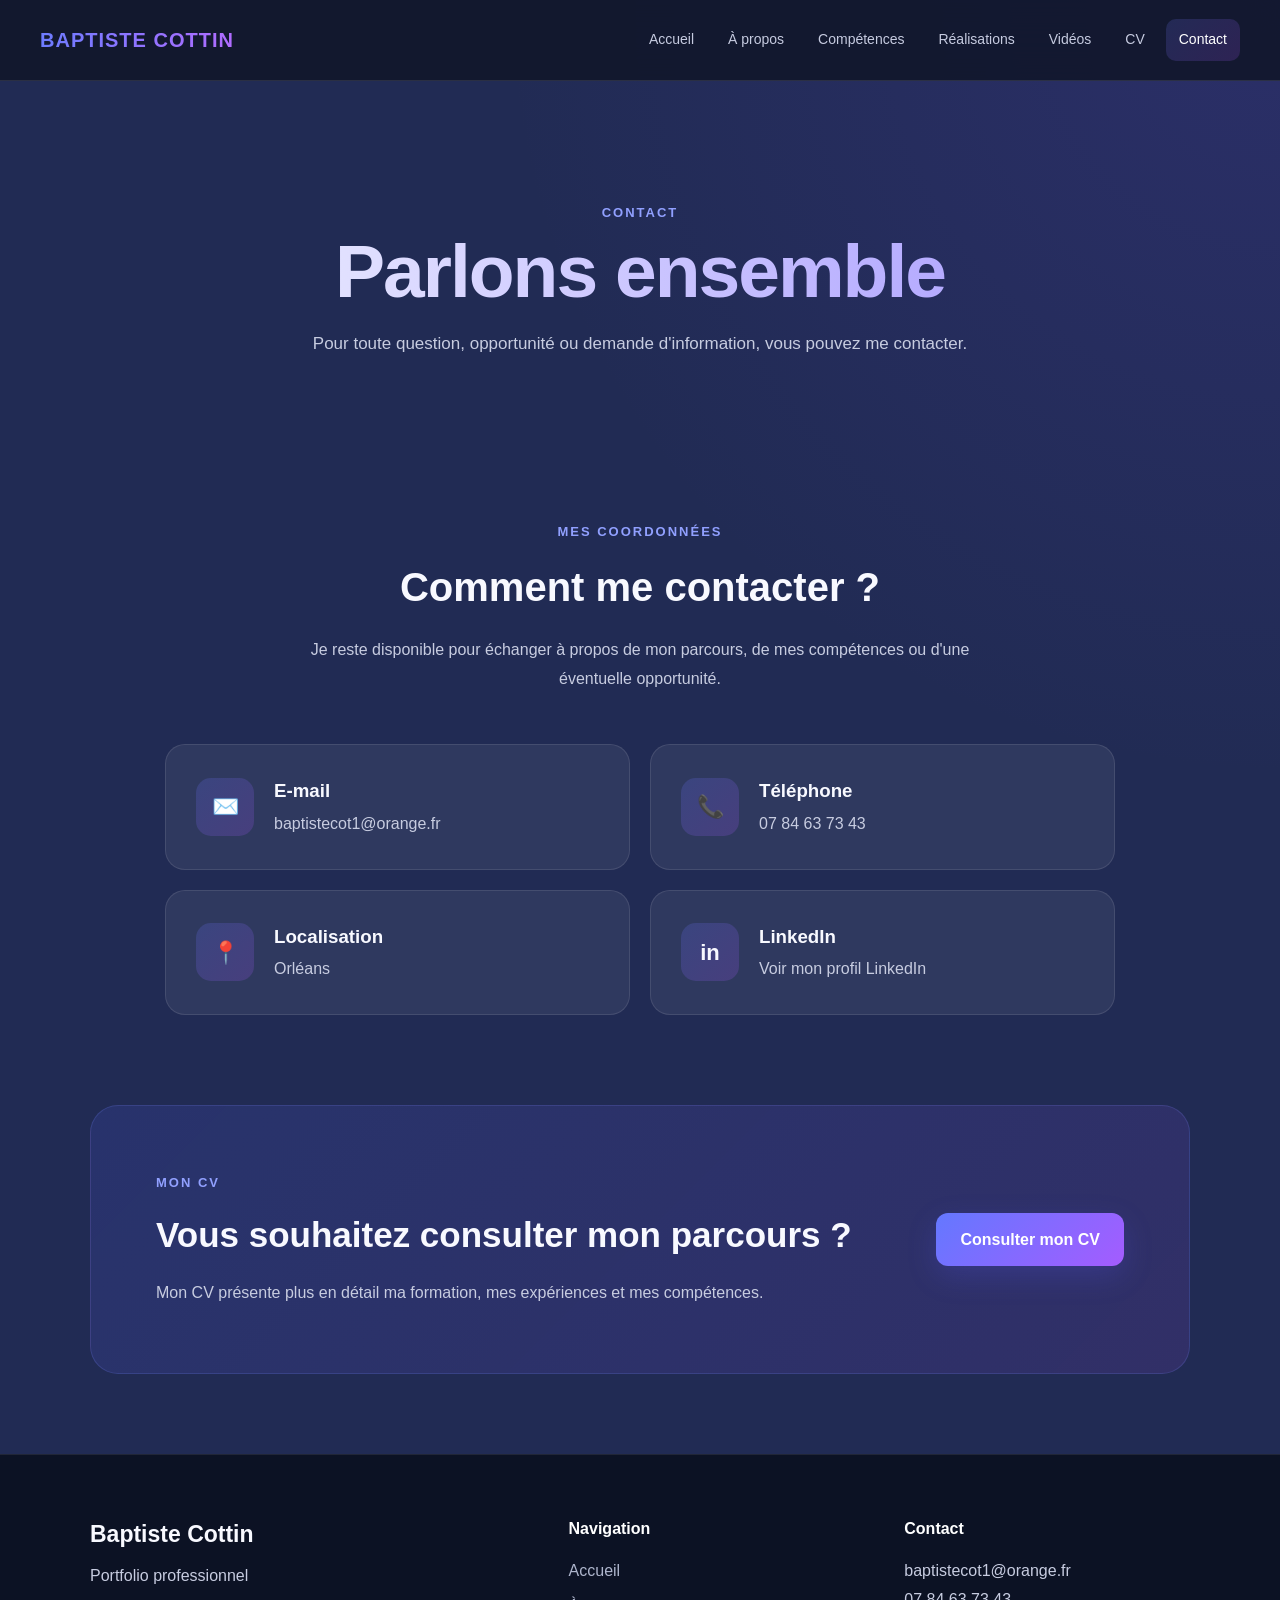
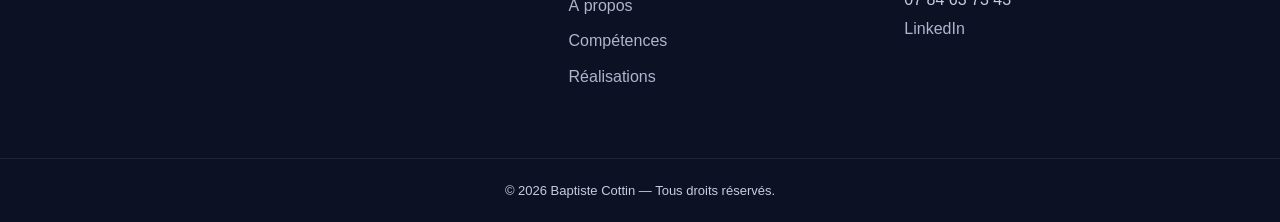
<file: contact.html>
<!DOCTYPE html>
<html lang="fr">

<head>

    <meta charset="UTF-8">

    <meta
        name="viewport"
        content="width=device-width, initial-scale=1.0"
    >

    <title>Contact | Baptiste Cottin</title>

    <meta
        name="description"
        content="Contactez Baptiste Cottin."
    >

    <link rel="stylesheet" href="style.css">

</head>


<body>


<header>

    <nav class="navbar">

        <div class="logo">
            <a href="index.html">BAPTISTE COTTIN</a>
        </div>

        <ul class="nav-links">

            <li><a href="index.html">Accueil</a></li>

            <li><a href="apropos.html">À propos</a></li>

            <li><a href="competences.html">Compétences</a></li>

            <li><a href="projets.html">Réalisations</a></li>

            <li><a href="video.html">Vidéos</a></li>

            <li><a href="cv.html">CV</a></li>

            <li>
                <a class="active" href="contact.html">
                    Contact
                </a>
            </li>

        </ul>

    </nav>

</header>


<main>


<section class="page-header">

    <p class="small-title">
        CONTACT
    </p>

    <h1>
        Parlons ensemble
    </h1>

    <p>
        Pour toute question, opportunité ou demande d'information,
        vous pouvez me contacter.
    </p>

</section>


<section class="contact-page">


    <div class="contact-intro">

        <p class="small-title">
            MES COORDONNÉES
        </p>

        <h2>
            Comment me contacter ?
        </h2>

        <p>
            Je reste disponible pour échanger à propos de mon parcours,
            de mes compétences ou d'une éventuelle opportunité.
        </p>

    </div>


    <div class="contact-grid">


        <a
            href="mailto:baptistecot1@orange.fr"
            class="contact-card"
        >

            <div class="contact-icon">
                ✉️
            </div>

            <div>

                <h3>
                    E-mail
                </h3>

                <p>
                    baptistecot1@orange.fr
                </p>

            </div>

        </a>


        <a
            href="tel:+33784637343"
            class="contact-card"
        >

            <div class="contact-icon">
                📞
            </div>

            <div>

                <h3>
                    Téléphone
                </h3>

                <p>
                    07 84 63 73 43
                </p>

            </div>

        </a>


        <div class="contact-card">

            <div class="contact-icon">
                📍
            </div>

            <div>

                <h3>
                    Localisation
                </h3>

                <p>
                    Orléans
                </p>

            </div>

        </div>


        <a
            href="https://www.linkedin.com/in/baptiste-cottin-1a7537398/"
            target="_blank"
            rel="noopener"
            class="contact-card"
        >

            <div class="contact-icon">
                in
            </div>

            <div>

                <h3>
                    LinkedIn
                </h3>

                <p>
                    Voir mon profil LinkedIn
                </p>

            </div>

        </a>

    </div>

</section>


<section class="contact-cta">

    <div>

        <p class="small-title">
            MON CV
        </p>

        <h2>
            Vous souhaitez consulter mon parcours ?
        </h2>

        <p>
            Mon CV présente plus en détail ma formation,
            mes expériences et mes compétences.
        </p>

    </div>


    <a href="cv.html" class="button">
        Consulter mon CV
    </a>

</section>


</main>


<footer>

    <div class="footer-content">

        <div>
            <h3>Baptiste Cottin</h3>
            <p>Portfolio professionnel</p>
        </div>

        <div>
            <h4>Navigation</h4>
            <a href="index.html">Accueil</a>
            <a href="apropos.html">À propos</a>
            <a href="competences.html">Compétences</a>
            <a href="projets.html">Réalisations</a>
        </div>

        <div>
            <h4>Contact</h4>
            <p>baptistecot1@orange.fr</p>
            <p>07 84 63 73 43</p>
            <a
                href="https://www.linkedin.com/in/baptiste-cottin-1a7537398/"
                target="_blank"
                rel="noopener"
            >
                LinkedIn
            </a>
        </div>

    </div>

    <div class="footer-bottom">
        <p>
            © 2026 Baptiste Cottin — Tous droits réservés.
        </p>
    </div>

</footer>


</body>
</html>
</file>
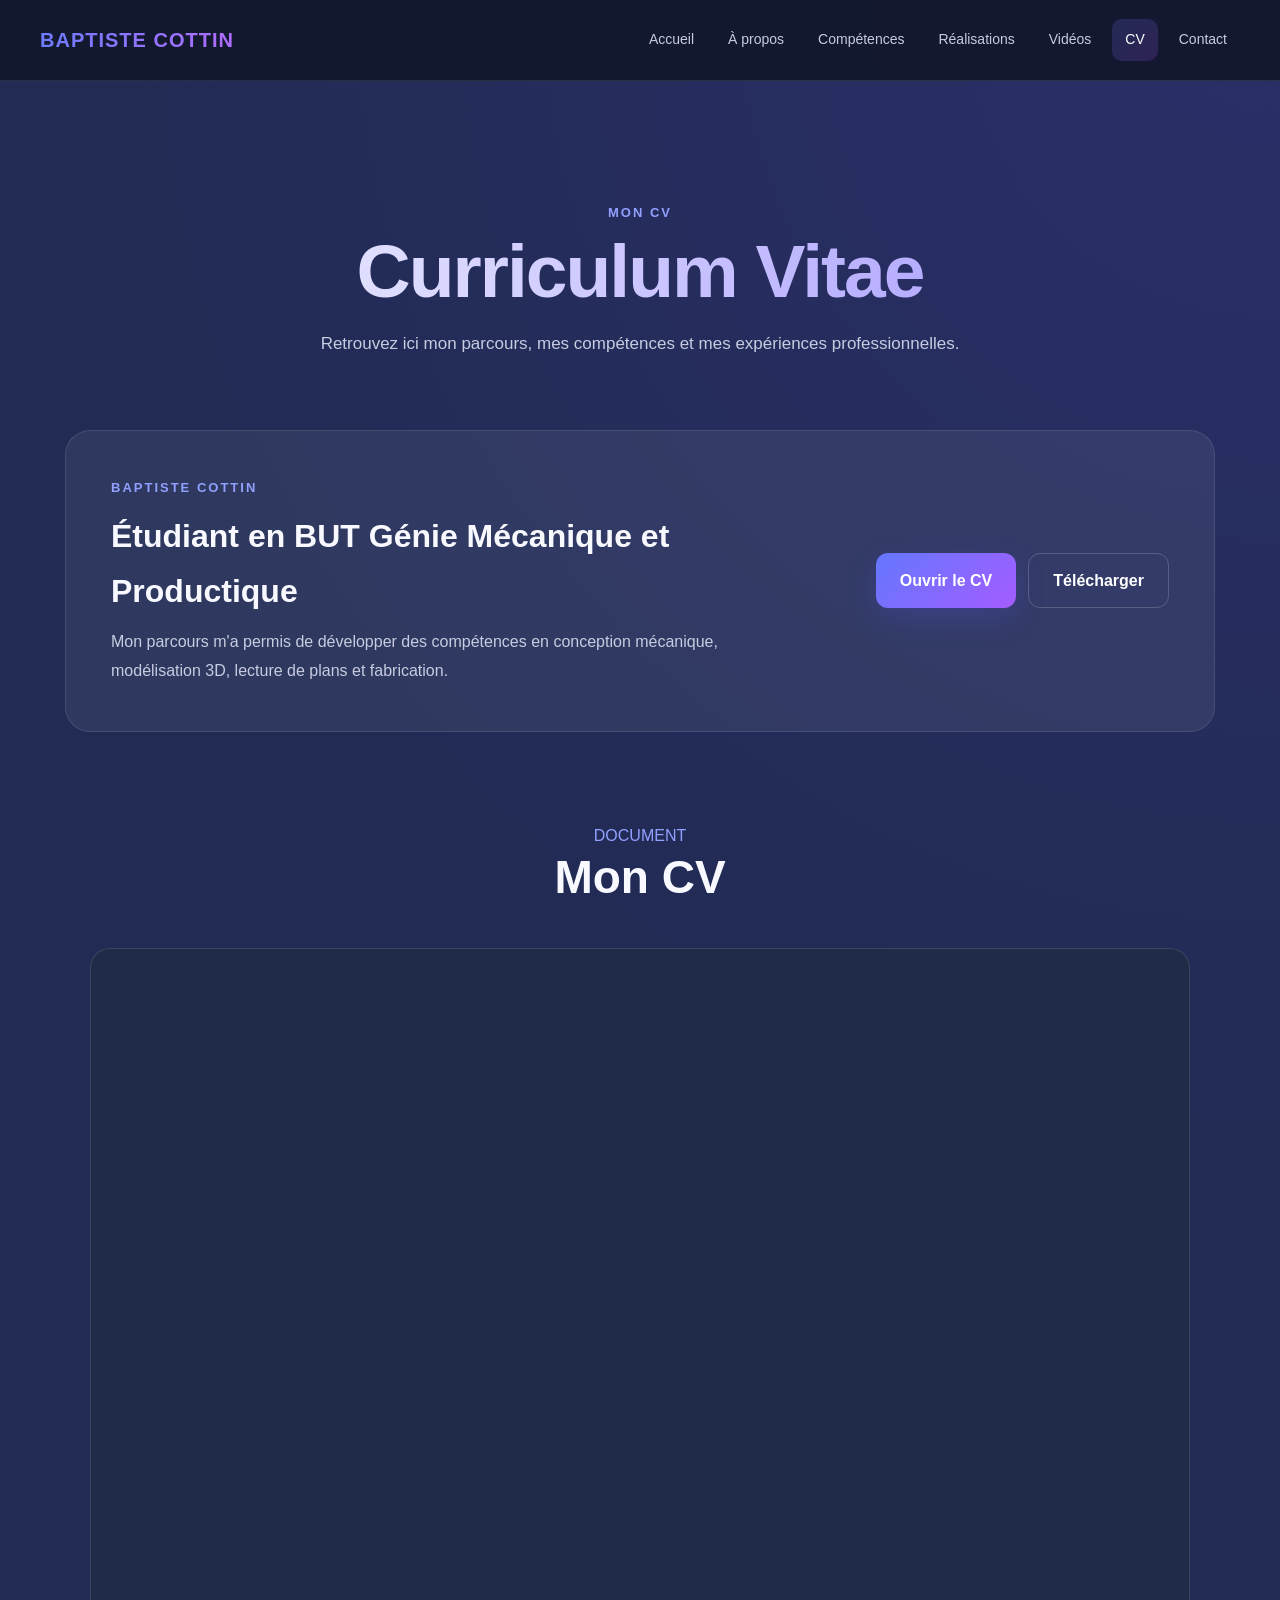
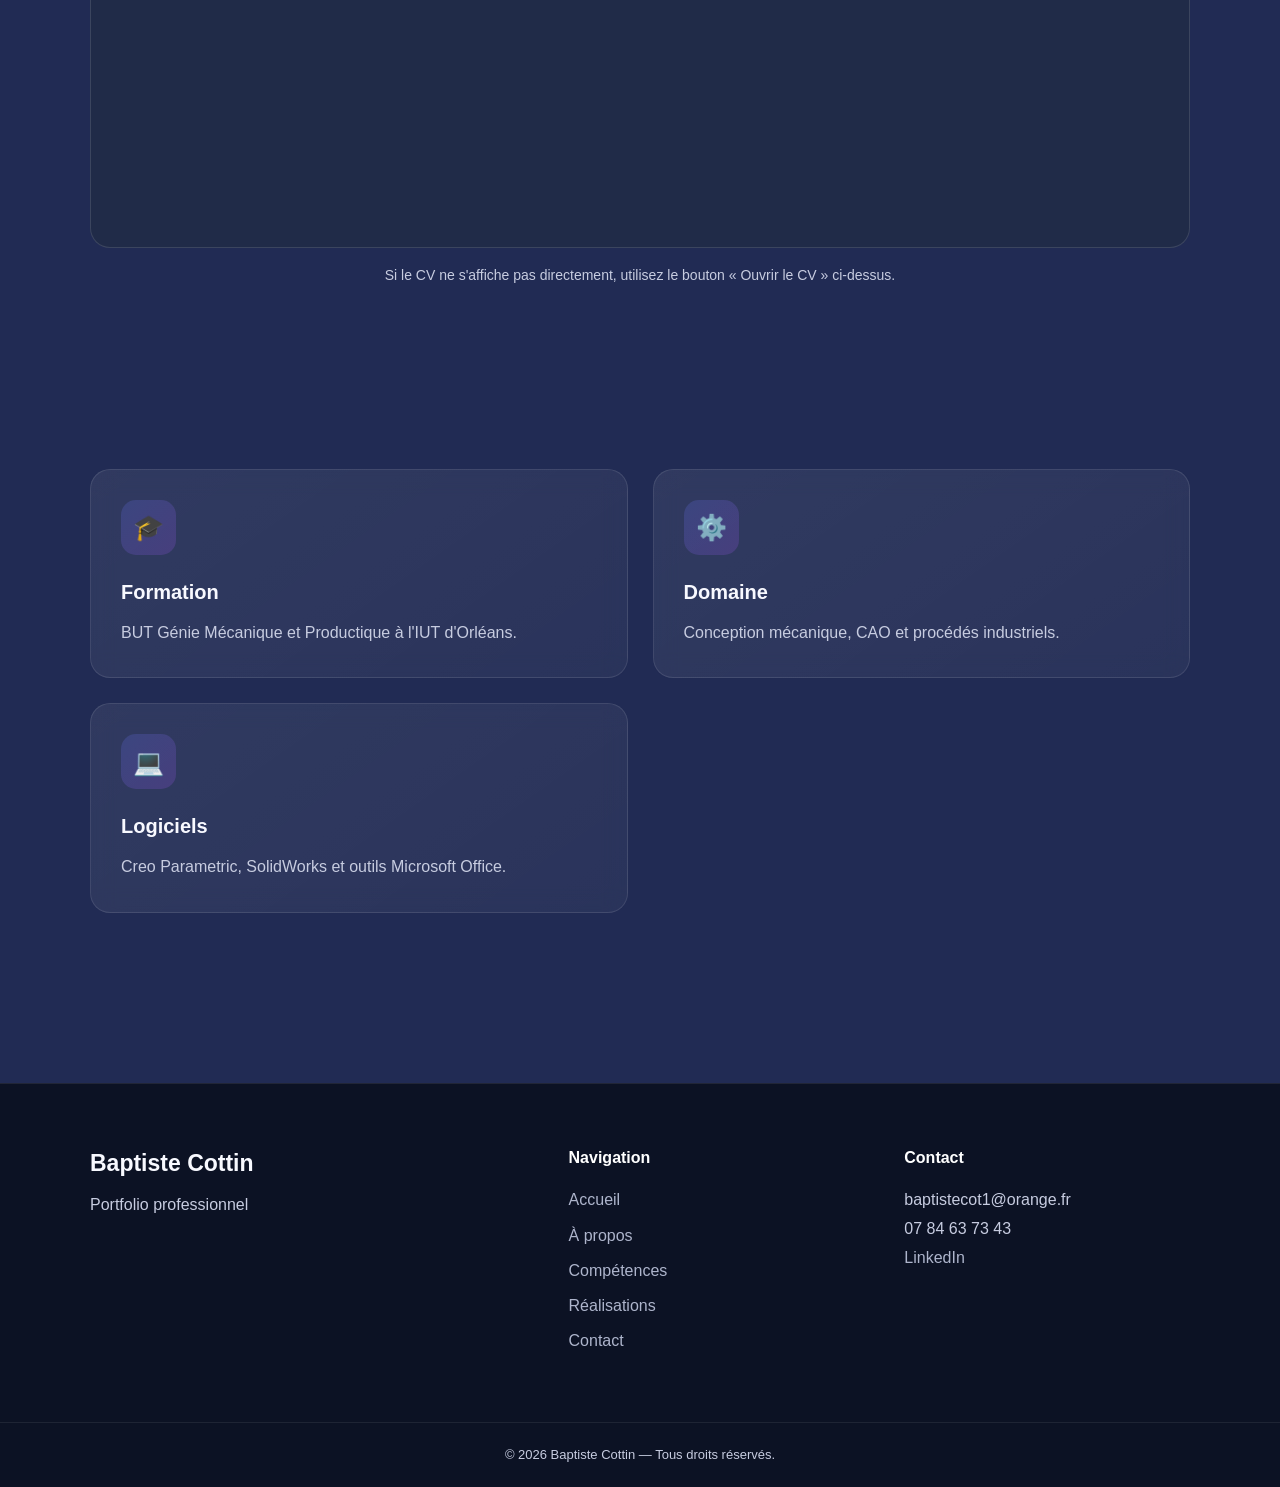
<file: cv.html>
<cv>
<html lang="fr">

<head>

    <meta charset="UTF-8">

    <meta
        name="viewport"
        content="width=device-width, initial-scale=1.0"
    >

    <title>CV | Baptiste Cottin</title>

    <meta
        name="description"
        content="CV de Baptiste Cottin."
    >

    <link rel="stylesheet" href="style.css">

</head>


<body>


<header>

    <nav class="navbar">

        <div class="logo">
            <a href="index.html">BAPTISTE COTTIN</a>
        </div>

        <ul class="nav-links">

            <li><a href="index.html">Accueil</a></li>

            <li><a href="apropos.html">À propos</a></li>

            <li><a href="competences.html">Compétences</a></li>

            <li><a href="projets.html">Réalisations</a></li>

            <li><a href="video.html">Vidéos</a></li>

            <li>
                <a class="active" href="cv.html">
                    CV
                </a>
            </li>

            <li><a href="contact.html">Contact</a></li>

        </ul>

    </nav>

</header>


<main>


<section class="page-header">

    <p class="small-title">
        MON CV
    </p>

    <h1>
        Curriculum Vitae
    </h1>

    <p>
        Retrouvez ici mon parcours, mes compétences
        et mes expériences professionnelles.
    </p>

</section>


<section class="cv-intro">

    <div>

        <p class="small-title">
            BAPTISTE COTTIN
        </p>

        <h2>
            Étudiant en BUT Génie Mécanique et Productique
        </h2>

        <p>
            Mon parcours m'a permis de développer des compétences
            en conception mécanique, modélisation 3D, lecture de plans
            et fabrication.
        </p>

    </div>


    <div class="cv-buttons">

        <a
            href="documents/CV.pdf"
            target="_blank"
            class="button"
        >
            Ouvrir le CV
        </a>

        <a
            href="documents/CV.pdf"
            download
            class="button button-outline"
        >
            Télécharger
        </a>

    </div>

</section>


<section class="cv-viewer">

    <div class="section-title">

        <p>DOCUMENT</p>

        <h2>
            Mon CV
        </h2>

    </div>


    <div class="pdf-container">

        <iframe
            src="documents/CV.pdf"
            title="CV de Baptiste Cottin"
        >
        </iframe>

    </div>


    <p class="pdf-note">
        Si le CV ne s'affiche pas directement, utilisez le bouton
        « Ouvrir le CV » ci-dessus.
    </p>

</section>


<section class="cv-summary">

    <div class="cards-grid">


        <article class="info-card">

            <div class="skill-icon">
                🎓
            </div>

            <h3>
                Formation
            </h3>

            <p>
                BUT Génie Mécanique et Productique
                à l'IUT d'Orléans.
            </p>

        </article>


        <article class="info-card">

            <div class="skill-icon">
                ⚙️
            </div>

            <h3>
                Domaine
            </h3>

            <p>
                Conception mécanique, CAO et procédés industriels.
            </p>

        </article>


        <article class="info-card">

            <div class="skill-icon">
                💻
            </div>

            <h3>
                Logiciels
            </h3>

            <p>
                Creo Parametric, SolidWorks et outils Microsoft Office.
            </p>

        </article>

    </div>

</section>


</main>


<footer>

    <div class="footer-content">

        <div>
            <h3>Baptiste Cottin</h3>
            <p>Portfolio professionnel</p>
        </div>

        <div>
            <h4>Navigation</h4>
            <a href="index.html">Accueil</a>
            <a href="apropos.html">À propos</a>
            <a href="competences.html">Compétences</a>
            <a href="projets.html">Réalisations</a>
            <a href="contact.html">Contact</a>
        </div>

        <div>
            <h4>Contact</h4>
            <p>baptistecot1@orange.fr</p>
            <p>07 84 63 73 43</p>
            <a
                href="https://www.linkedin.com/in/baptiste-cottin-1a7537398/"
                target="_blank"
                rel="noopener"
            >
                LinkedIn
            </a>
        </div>

    </div>

    <div class="footer-bottom">
        <p>
            © 2026 Baptiste Cottin — Tous droits réservés.
        </p>
    </div>

</footer>


</body>
</html>
</file>
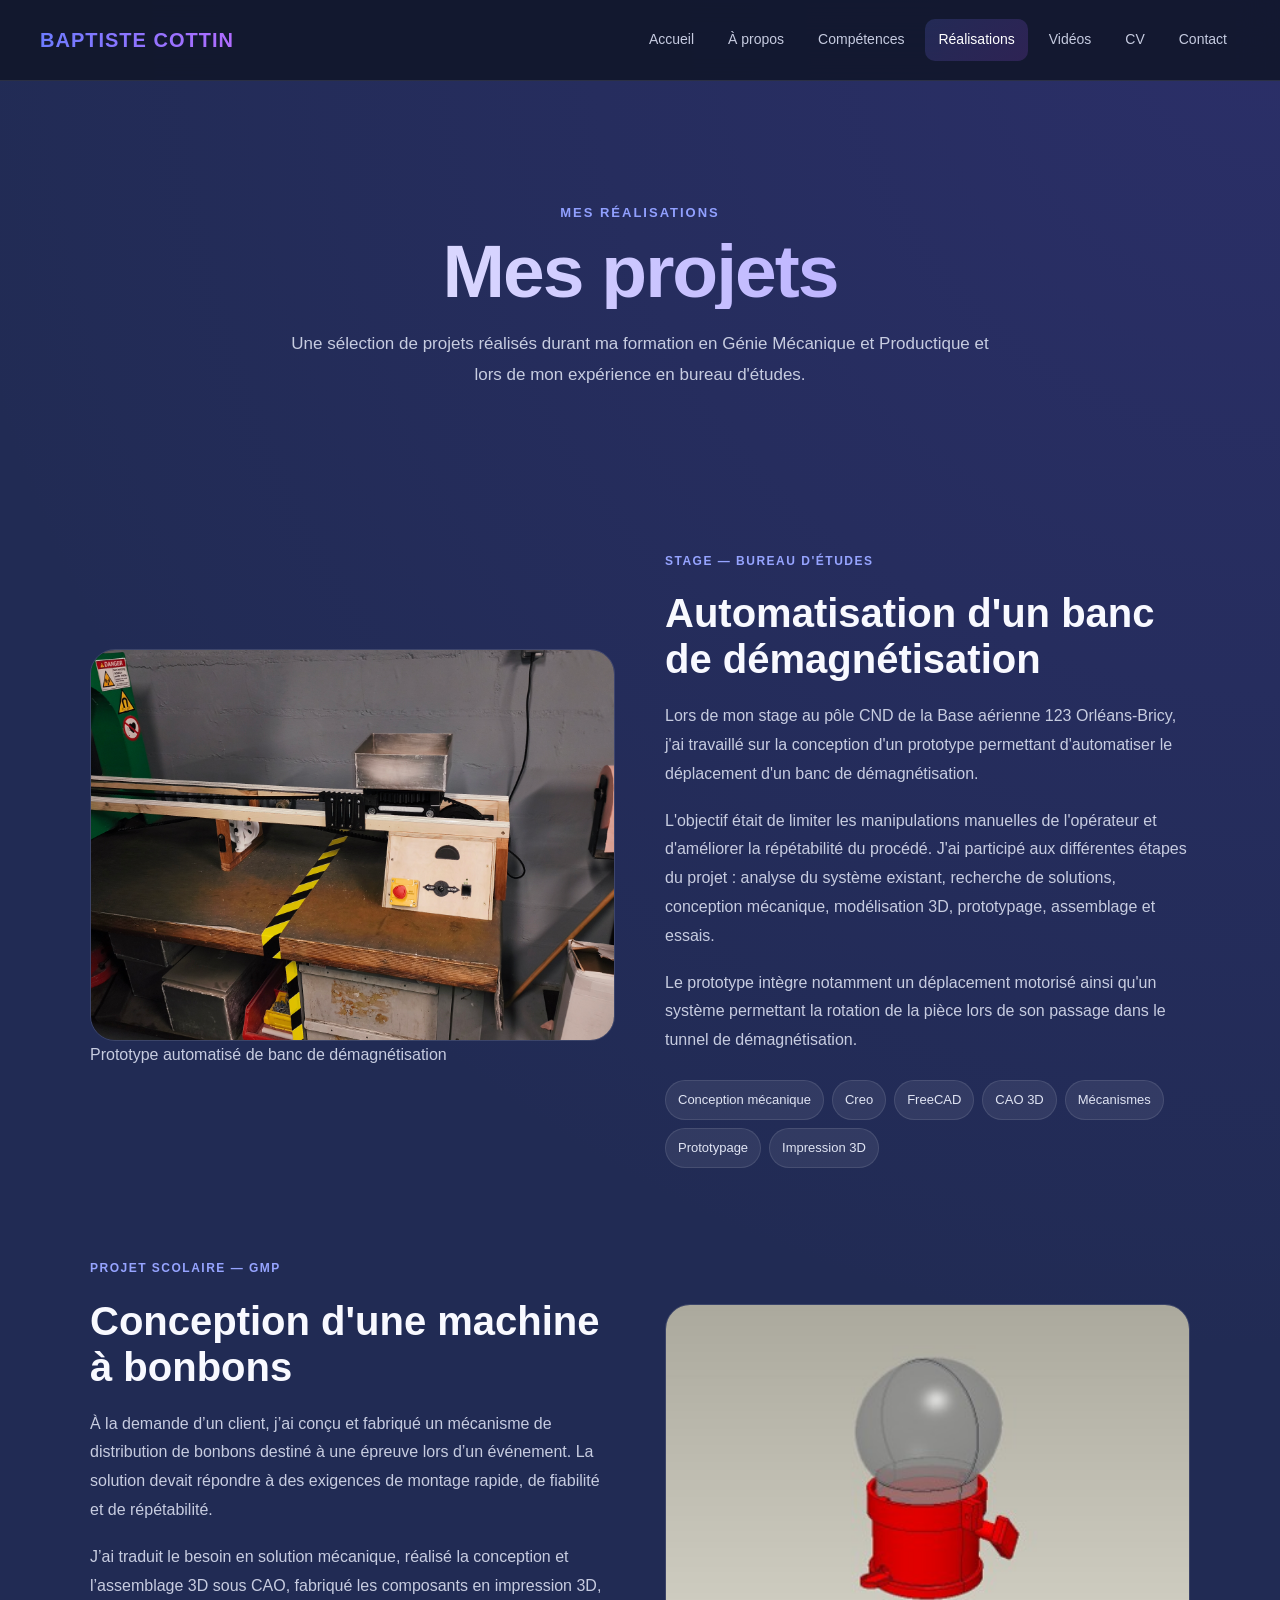
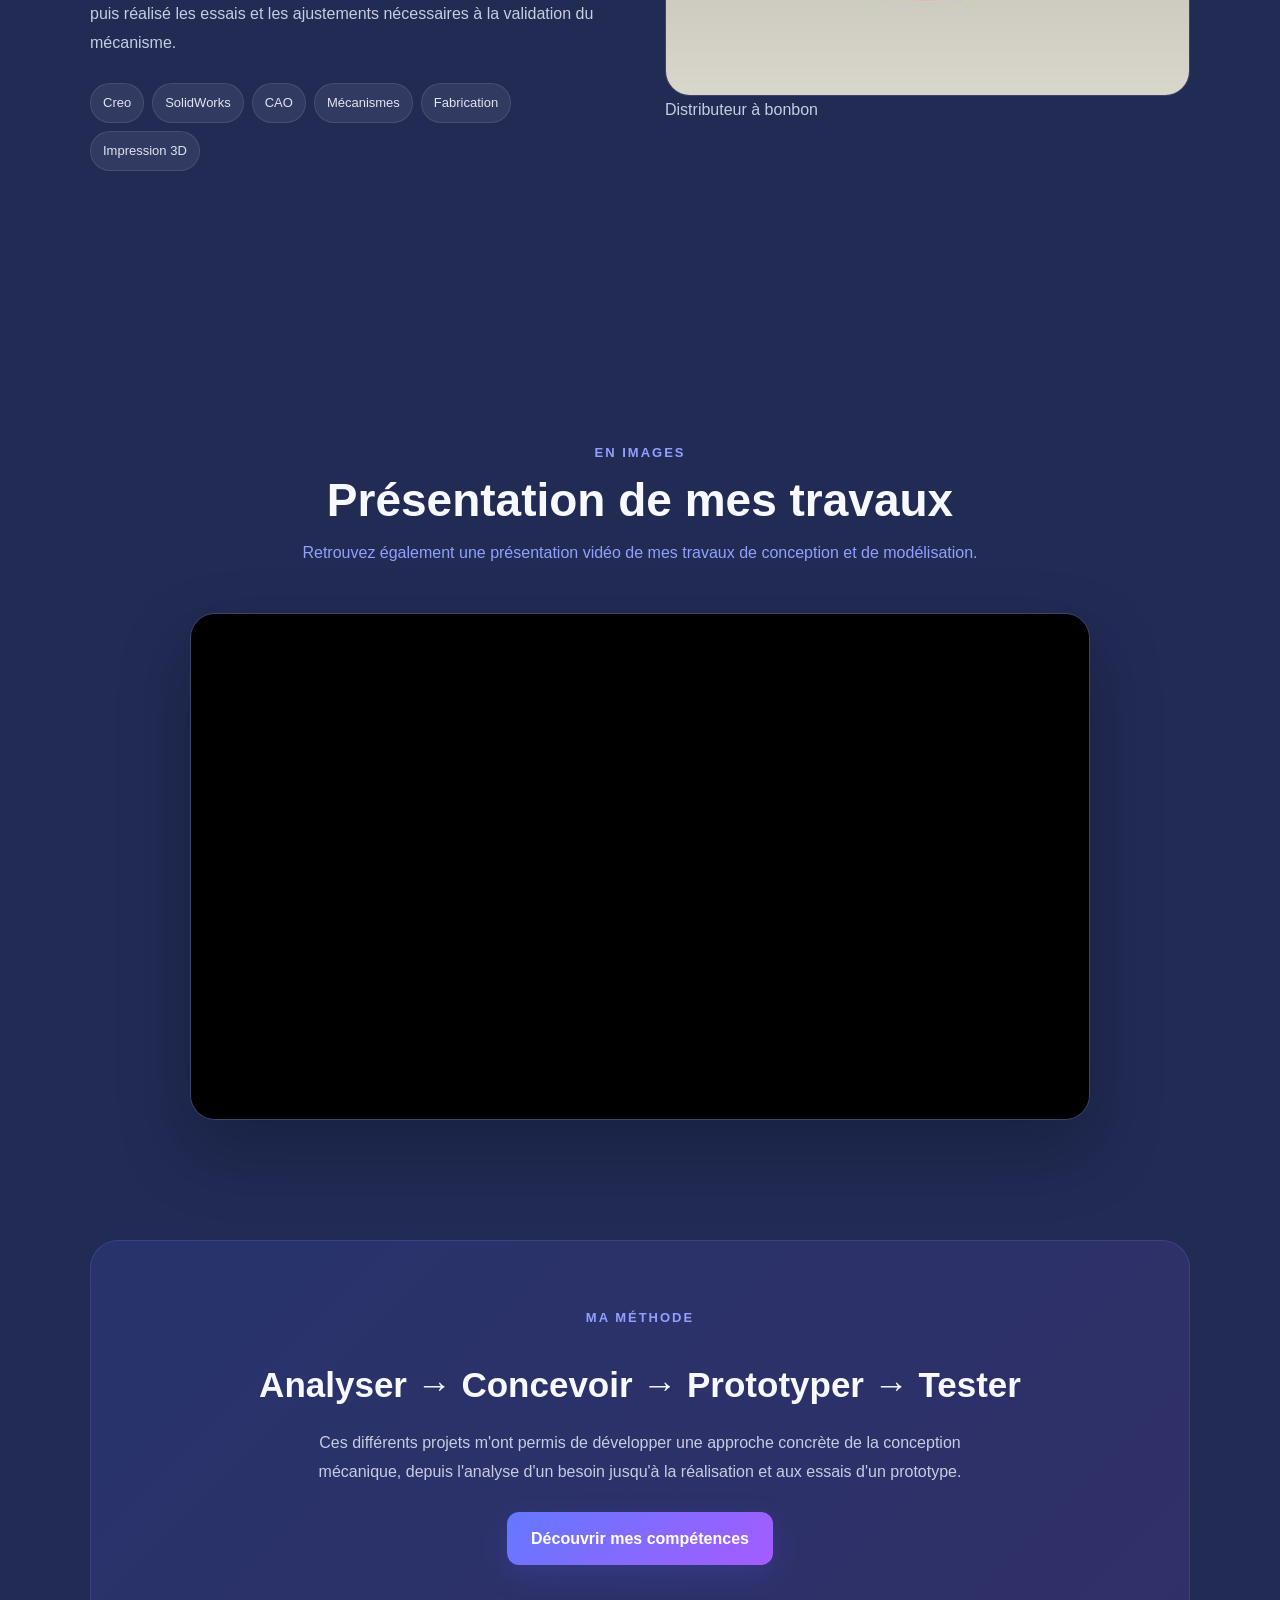
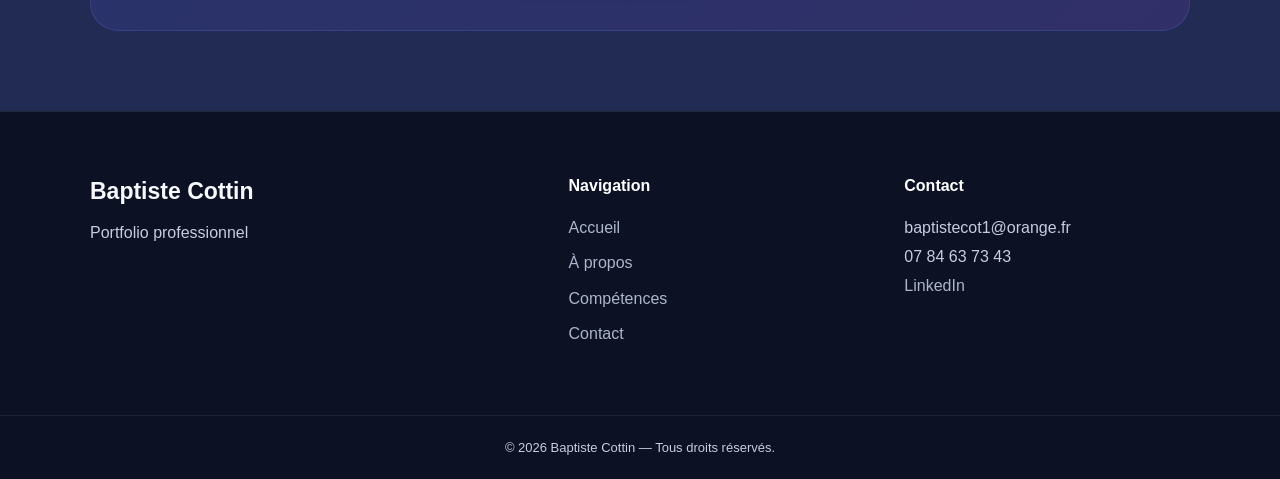
<file: projets.html>
<!DOCTYPE html>
<html lang="fr">

<head>

    <meta charset="UTF-8">

    <meta
        name="viewport"
        content="width=device-width, initial-scale=1.0"
    >

    <title>Réalisations | Baptiste Cottin</title>

    <meta
        name="description"
        content="Projets et réalisations de Baptiste Cottin en conception mécanique, CAO et prototypage."
    >

    <link rel="stylesheet" href="style.css">


</head>


<body>


<header>

    <nav class="navbar">

        <div class="logo">
            <a href="index.html">BAPTISTE COTTIN</a>
        </div>

        <ul class="nav-links">

            <li>
                <a href="index.html">
                    Accueil
                </a>
            </li>

            <li>
                <a href="apropos.html">
                    À propos
                </a>
            </li>

            <li>
                <a href="competences.html">
                    Compétences
                </a>
            </li>

            <li>
                <a class="active" href="projets.html">
                    Réalisations
                </a>
            </li>

            <li>
                <a href="video.html">
                    Vidéos
                </a>
            </li>

            <li>
                <a href="cv.html">
                    CV
                </a>
            </li>

            <li>
                <a href="contact.html">
                    Contact
                </a>
            </li>

        </ul>

    </nav>

</header>


<main>


<!-- ========================================================= -->
<!-- EN-TÊTE -->
<!-- ========================================================= -->

<section class="page-header">

    <p class="small-title">
        MES RÉALISATIONS
    </p>

    <h1>
        Mes projets
    </h1>

    <p>
        Une sélection de projets réalisés durant ma formation
        en Génie Mécanique et Productique et lors de mon expérience
        en bureau d'études.
    </p>

</section>



<!-- ========================================================= -->
<!-- PROJETS -->
<!-- ========================================================= -->

<section class="projects-page">


    <!-- ===================================================== -->
    <!-- PROJET 1 — STAGE CND -->
    <!-- ===================================================== -->

      <article class="project-large">

                <div>

                    <div class="project-large-image">

                        <img
                            src="images/projet-1.jpg"
                            alt="Prototype automatisé de banc de démagnétisation"
                        >

                    </div>

                    <p class="project-image-caption">
                        Prototype automatisé de banc de démagnétisation
                    </p>

                </div>


        <div class="project-large-content">

            <p class="project-category">
                STAGE — BUREAU D'ÉTUDES
            </p>

            <h2>
                Automatisation d'un banc de démagnétisation
            </h2>

            <p>
                Lors de mon stage au pôle CND de la Base aérienne
                123 Orléans-Bricy, j'ai travaillé sur la conception
                d'un prototype permettant d'automatiser le déplacement
                d'un banc de démagnétisation.
            </p>

            <p>
                L'objectif était de limiter les manipulations manuelles
                de l'opérateur et d'améliorer la répétabilité du procédé.
                J'ai participé aux différentes étapes du projet :
                analyse du système existant, recherche de solutions,
                conception mécanique, modélisation 3D, prototypage,
                assemblage et essais.
            </p>

            <p>
                Le prototype intègre notamment un déplacement motorisé
                ainsi qu'un système permettant la rotation de la pièce
                lors de son passage dans le tunnel de démagnétisation.
            </p>

            <div class="tags">

                <span>Conception mécanique</span>

                <span>Creo</span>

		<span>FreeCAD</span>
                <span>CAO 3D</span>

                <span>Mécanismes</span>

                <span>Prototypage</span>

                <span>Impression 3D</span>


        </div>

    </article>



    <!-- ===================================================== -->
    <!-- PROJET 2 — MACHINE À BONBONS -->
    <!-- ===================================================== -->

  
 <article class="project-large reverse">

                <div>

                    <div class="project-large-image">

                        <img
                            src="images/projet-2.jpg"
                            alt="Distributeur à bonbon"
                        >

                    </div>

                    <p class="project-image-caption">
                        Distributeur à bonbon
                    </p>

                </div>



        <div class="project-large-content">

            <p class="project-category">
                PROJET SCOLAIRE — GMP
            </p>

            <h2>
                Conception d'une machine à bonbons
            </h2>

            <p>
              À la demande d’un client, j’ai conçu et fabriqué un mécanisme de distribution de bonbons destiné à une épreuve lors d’un événement. La solution devait répondre à des exigences de montage rapide, de fiabilité et de répétabilité. 
            </p>

            <p>
               J’ai traduit le besoin en solution mécanique, réalisé la conception et l’assemblage 3D sous CAO, fabriqué les composants en impression 3D, puis réalisé les essais et les ajustements nécessaires à la validation du mécanisme.
            </p>

            <p>
             
    

            <div class="tags">

                <span>Creo</span>

                <span>SolidWorks</span>

                <span>CAO</span>

                <span>Mécanismes</span>

                <span>Fabrication</span>

                <span>Impression 3D</span>


        </div>

    </article>


</section>



<!-- ========================================================= -->
<!-- VIDÉO -->
<!-- ========================================================= -->

<section class="video-presentation">

    <div class="section-title">

        <p class="small-title">
            EN IMAGES
        </p>

        <h2>
            Présentation de mes travaux
        </h2>

        <p>
            Retrouvez également une présentation vidéo de mes travaux
            de conception et de modélisation.
        </p>

    </div>

    <div class="video-container">
        <iframe
            src="https://www.youtube-nocookie.com/embed/8WZ-JGTFXvE"
            title="Présentation de Baptiste Cottin"
        allow="accelerometer; autoplay; clipboard-write; encrypted-media; gyroscope; picture-in-picture; web-share"
        allowfullscreen
        loading="lazy">
    </iframe>
    </div>

</section>


<!-- ========================================================= -->
<!-- CONCLUSION -->
<!-- ========================================================= -->

<section class="project-callout">

    <p class="small-title">
        MA MÉTHODE
    </p>

    <h2>
        Analyser → Concevoir → Prototyper → Tester
    </h2>

    <p>
        Ces différents projets m'ont permis de développer une approche
        concrète de la conception mécanique, depuis l'analyse d'un besoin
        jusqu'à la réalisation et aux essais d'un prototype.
    </p>

    <a
        href="competences.html"
        class="button"
    >
        Découvrir mes compétences
    </a>

</section>


</main>



<!-- ========================================================= -->
<!-- FOOTER -->
<!-- ========================================================= -->

<footer>

    <div class="footer-content">


        <div>

            <h3>
                Baptiste Cottin
            </h3>

            <p>
                Portfolio professionnel
            </p>

        </div>



        <div>

            <h4>
                Navigation
            </h4>

            <a href="index.html">
                Accueil
            </a>

            <a href="apropos.html">
                À propos
            </a>

            <a href="competences.html">
                Compétences
            </a>

            <a href="contact.html">
                Contact
            </a>

        </div>



        <div>

            <h4>
                Contact
            </h4>

            <p>
                baptistecot1@orange.fr
            </p>

            <p>
                07 84 63 73 43
            </p>

            <a
                href="https://www.linkedin.com/in/baptiste-cottin-1a7537398/"
                target="_blank"
                rel="noopener"
            >
                LinkedIn
            </a>

        </div>


    </div>


    <div class="footer-bottom">

        <p>
            © 2026 Baptiste Cottin — Tous droits réservés.
        </p>

    </div>

</footer>


</body>

</html>
</file>
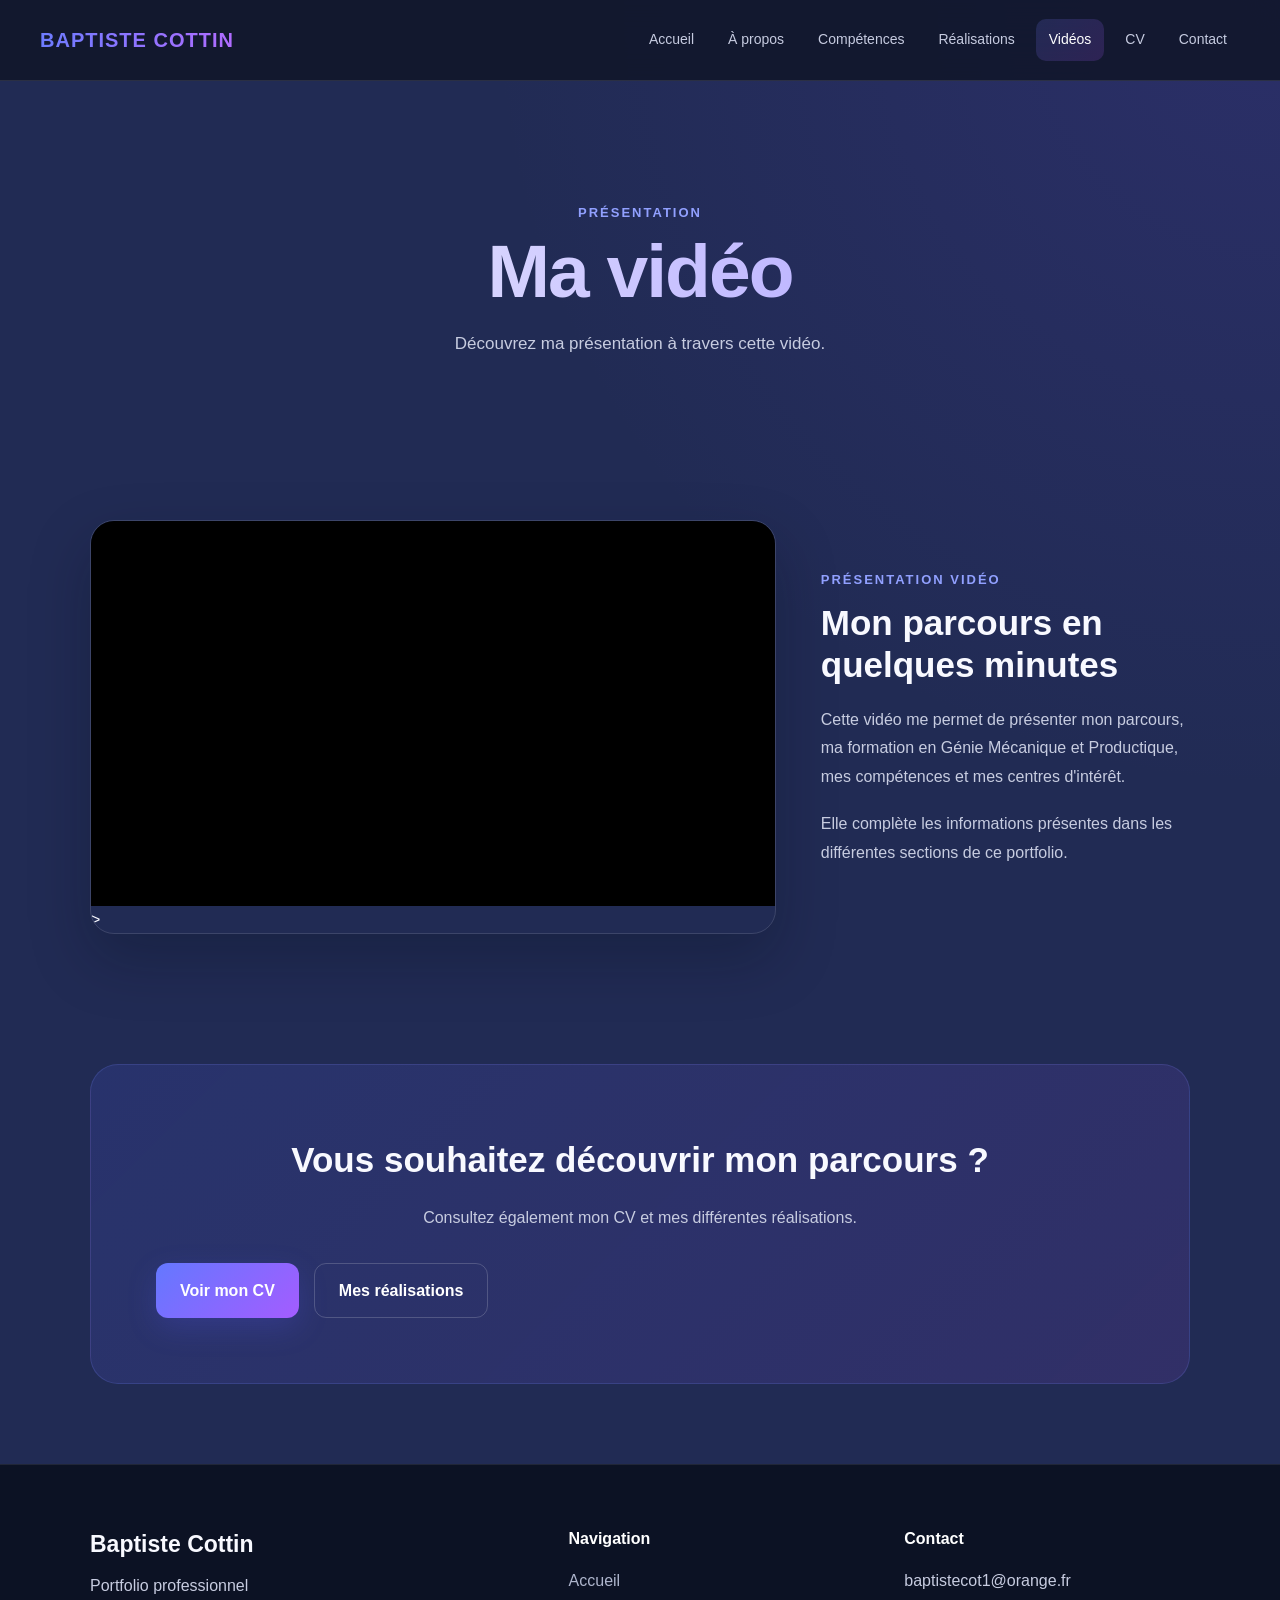
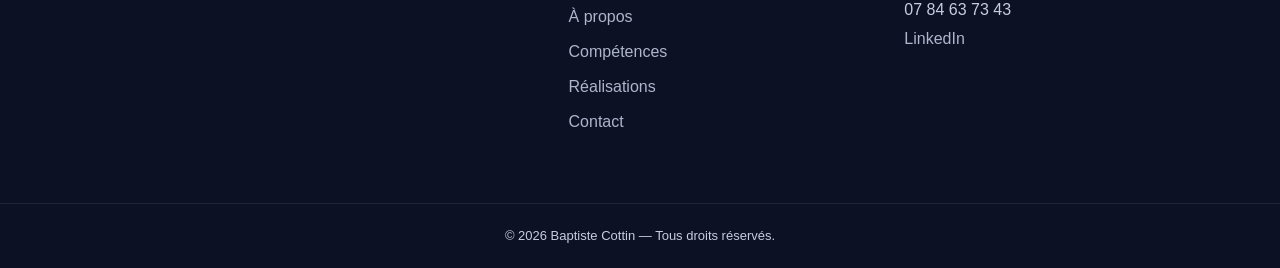
<file: video.html>
<!DOCTYPE html>
<html lang="fr">

<head>

    <meta charset="UTF-8">

    <meta
        name="viewport"
        content="width=device-width, initial-scale=1.0"
    >

    <title>Vidéos | Baptiste Cottin</title>

    <meta
        name="description"
        content="Présentation vidéo de Baptiste Cottin."
    >

    <link rel="stylesheet" href="style.css">

</head>


<body>


<header>

    <nav class="navbar">

        <div class="logo">
            <a href="index.html">BAPTISTE COTTIN</a>
        </div>

        <ul class="nav-links">

            <li><a href="index.html">Accueil</a></li>

            <li><a href="apropos.html">À propos</a></li>

            <li><a href="competences.html">Compétences</a></li>

            <li><a href="projets.html">Réalisations</a></li>

            <li>
                <a class="active" href="video.html">
                    Vidéos
                </a>
            </li>

            <li><a href="cv.html">CV</a></li>

            <li><a href="contact.html">Contact</a></li>

        </ul>

    </nav>

</header>


<main>


<section class="page-header">

    <p class="small-title">
        PRÉSENTATION
    </p>

    <h1>
        Ma vidéo
    </h1>

    <p>
        Découvrez ma présentation à travers cette vidéo.
    </p>

</section>


<section class="video-page">

    
<div class="video-main">
   <iframe
    src="https://www.youtube.com/embed/ID_DE_TA_VIDEO"
    title="Présentation de Baptiste Cottin"
    allowfullscreen
    loading="lazy">
</iframe>>
</div>



    <div class="video-description">

        <p class="small-title">
            PRÉSENTATION VIDÉO
        </p>

        <h2>
            Mon parcours en quelques minutes
        </h2>

        <p>
            Cette vidéo me permet de présenter mon parcours,
            ma formation en Génie Mécanique et Productique,
            mes compétences et mes centres d'intérêt.
        </p>

        <p>
            Elle complète les informations présentes dans
            les différentes sections de ce portfolio.
        </p>

    </div>

</section>


<section class="video-callout">

    <h2>
        Vous souhaitez découvrir mon parcours ?
    </h2>

    <p>
        Consultez également mon CV et mes différentes réalisations.
    </p>

    <div class="hero-buttons">

        <a href="cv.html" class="button">
            Voir mon CV
        </a>

        <a href="projets.html" class="button button-outline">
            Mes réalisations
        </a>

    </div>

</section>


</main>


<footer>

    <div class="footer-content">

        <div>
            <h3>Baptiste Cottin</h3>
            <p>Portfolio professionnel</p>
        </div>

        <div>
            <h4>Navigation</h4>
            <a href="index.html">Accueil</a>
            <a href="apropos.html">À propos</a>
            <a href="competences.html">Compétences</a>
            <a href="projets.html">Réalisations</a>
            <a href="contact.html">Contact</a>
        </div>

        <div>
            <h4>Contact</h4>
            <p>baptistecot1@orange.fr</p>
            <p>07 84 63 73 43</p>
            <a
                href="https://www.linkedin.com/in/baptiste-cottin-1a7537398/"
                target="_blank"
                rel="noopener"
            >
                LinkedIn
            </a>
        </div>

    </div>

    <div class="footer-bottom">
        <p>
            © 2026 Baptiste Cottin — Tous droits réservés.
        </p>
    </div>

</footer>


</body>
</html>
</file>
<file: style.css>
/* =========================================================
   RESET
========================================================= */

* {
    margin: 0;
    padding: 0;
    box-sizing: border-box;
}


html {
    scroll-behavior: smooth;
}


body {
    font-family: 'Inter', sans-serif;
    background:
        radial-gradient(
            circle at top right,
            rgba(100, 70, 220, 0.15),
            transparent 35%
        ),
        #212B54;
    color: #f8f9ff;
    line-height: 1.7;
    overflow-x: hidden;
}


/* =========================================================
   TYPOGRAPHIE MODERNE
========================================================= */

h1,
h2,
h3,
h4,
.logo a {
    font-family: 'Space Grotesk', sans-serif;
}

p,
li,
span,
a,
button,
input,
textarea,
select {
    font-family: 'Inter', sans-serif;
}

p {
    font-size: 16px;
    line-height: 1.8;
    font-weight: 400;
}

.presentation-content,
.about-text,
.project-large-content,
.video-description {
    font-family: 'Inter', sans-serif;
    font-size: 17px;
    line-height: 1.85;
}


a {
    color: inherit;
    text-decoration: none;
}


img {
    max-width: 100%;
    display: block;
}


p {
    color: #c7cce0;
}


main {
    min-height: 70vh;
}


/* =========================================================
   NAVIGATION
========================================================= */

header {
    position: sticky;
    top: 0;
    z-index: 1000;
    background: rgba(16, 22, 42, 0.88);
    backdrop-filter: blur(18px);
    border-bottom: 1px solid rgba(255,255,255,0.10);
}


.navbar {
    max-width: 1250px;
    margin: auto;
    min-height: 80px;
    padding: 0 25px;

    display: flex;
    align-items: center;
    justify-content: space-between;
    gap: 30px;
}


.logo a {
    font-size: 20px;
    font-weight: 800;
    letter-spacing: 1px;

    background: linear-gradient(
        90deg,
        #6d7cff,
        #b06cff
    );

    -webkit-background-clip: text;
    background-clip: text;
    color: transparent;
}


.nav-links {
    list-style: none;

    display: flex;
    align-items: center;
    gap: 8px;

    flex-wrap: wrap;
    justify-content: flex-end;
}


.nav-links a {
    position: relative;

    display: block;

    padding: 9px 13px;

    color: #c6cbe0;

    font-size: 14px;

    border-radius: 10px;

    transition:
        color 0.3s ease,
        background 0.3s ease,
        transform 0.3s ease;
}


.nav-links a:hover {
    color: white;

    background: rgba(109,124,255,0.1);

    transform: translateY(-2px);
}


.nav-links a.active {
    color: white;

    background:
        linear-gradient(
            135deg,
            rgba(109,124,255,0.18),
            rgba(168,85,247,0.18)
        );
}


/* =========================================================
   GENERAL
========================================================= */

section {
    max-width: 1150px;
    margin: auto;
    padding: 90px 25px;
}


.small-title {
    color: #91a0ff;

    font-size: 13px;
    font-weight: 800;

    letter-spacing: 2px;

    text-transform: uppercase;

    margin-bottom: 10px;
}


.section-title {
    margin-bottom: 45px;
}


.section-title h2 {
    font-size: clamp(30px, 5vw, 46px);
    line-height: 1.15;

    margin-bottom: 12px;
}


.section-title p {
    color: #91a0ff;
}


.button {
    display: inline-flex;
    align-items: center;
    justify-content: center;

    min-height: 50px;

    padding: 13px 24px;

    border-radius: 12px;

    color: white;

    font-weight: 700;

    background:
        linear-gradient(
            135deg,
            #6478ff,
            #a45cff
        );

    box-shadow:
        0 10px 30px rgba(91, 91, 255, 0.2);

    transition:
        transform 0.3s ease,
        box-shadow 0.3s ease,
        filter 0.3s ease;
}


.button:hover {
    transform: translateY(-4px) scale(1.02);

    box-shadow:
        0 18px 40px rgba(91, 91, 255, 0.35);

    filter: brightness(1.1);
}


.button-outline {
    background: transparent;

    border: 1px solid rgba(255,255,255,0.18);

    box-shadow: none;
}


.button-outline:hover {
    background: rgba(255,255,255,0.085);
}


.text-link {
    display: inline-block;

    margin-top: 15px;

    color: #9aa8ff;

    font-weight: 700;

    transition:
        transform 0.3s ease,
        color 0.3s ease;
}


.text-link:hover {
    color: white;
    transform: translateX(5px);
}


/* =========================================================
   HERO
========================================================= */

.hero {
    min-height: 680px;

    display: grid;
    grid-template-columns: 1.1fr 0.9fr;

    align-items: center;

    gap: 70px;

    position: relative;
}


.hero::before {
    content: "";

    position: absolute;

    width: 400px;
    height: 400px;

    border-radius: 50%;

    background: #7185ff;

    filter: blur(150px);

    opacity: 0.12;

    top: 50px;
    left: -200px;

    pointer-events: none;
}


.hero-text {
    position: relative;
    z-index: 2;
}


.hero h1 {
    font-size: clamp(48px, 7vw, 82px);

    line-height: 1.03;

    margin-bottom: 25px;

    letter-spacing: -3px;
}


.hero h1 span {
    background:
        linear-gradient(
            90deg,
            #8191ff,
            #bd70ff
        );

    -webkit-background-clip: text;
    background-clip: text;

    color: transparent;
}


.hero h2 {
    font-size: clamp(20px, 3vw, 28px);

    color: #e1e4f2;

    margin-bottom: 20px;
}


.hero-text > p:not(.small-title) {
    max-width: 650px;

    font-size: 17px;
}


.hero-buttons {
    display: flex;

    flex-wrap: wrap;

    gap: 15px;

    margin-top: 30px;
}


.hero-image {
    position: relative;

    display: flex;

    justify-content: center;
}


.hero-image::before {
    content: "";

    position: absolute;

    inset: -20px;

    border-radius: 35px;

    background:
        linear-gradient(
            135deg,
            #6478ff,
            #b06cff
        );

    opacity: 0.35;

    filter: blur(35px);

    z-index: -1;
}


.hero-image img {
    width: 390px;
    height: 470px;

    object-fit: cover;

    border-radius: 30px;

    border: 1px solid rgba(255,255,255,0.12);

    box-shadow:
        0 30px 80px rgba(5,10,25,0.32);

    animation: floating 5s ease-in-out infinite;
}


@keyframes floating {

    0%, 100% {
        transform: translateY(0);
    }

    50% {
        transform: translateY(-12px);
    }

}


/* =========================================================
   PRESENTATION
========================================================= */

.presentation {
    display: grid;

    grid-template-columns: 0.8fr 1.2fr;

    gap: 70px;

    border-top: 1px solid rgba(255,255,255,0.075);
}


.presentation-content {
    font-size: 17px;
}


.presentation-content p {
    margin-bottom: 20px;
}


/* =========================================================
   SKILLS
========================================================= */

.skills {
    text-align: center;
}


.skills-container {
    display: grid;

    grid-template-columns:
        repeat(4, 1fr);

    gap: 20px;

    margin-bottom: 35px;
}


.skill-card,
.info-card,
.language-card {
    padding: 30px;

    text-align: left;

    border-radius: 20px;

    border: 1px solid rgba(255,255,255,0.10);

    background:
        linear-gradient(
            145deg,
            rgba(255,255,255,0.075),
            rgba(255,255,255,0.045)
        );

    backdrop-filter: blur(12px);

    transition:
        transform 0.35s ease,
        border-color 0.35s ease,
        box-shadow 0.35s ease;
}


.skill-card:hover,
.info-card:hover,
.language-card:hover {
    transform: translateY(-8px);

    border-color:
        rgba(125, 140, 255, 0.4);

    box-shadow:
        0 20px 50px rgba(5,10,25,0.22);
}


.skill-icon {
    width: 55px;
    height: 55px;

    display: flex;
    align-items: center;
    justify-content: center;

    border-radius: 15px;

    margin-bottom: 20px;

    font-size: 25px;

    background:
        linear-gradient(
            135deg,
            rgba(102,117,255,0.2),
            rgba(168,85,247,0.2)
        );
}


.skill-card h3,
.info-card h3 {
    font-size: 20px;

    margin-bottom: 10px;
}


/* =========================================================
   PROJECTS
========================================================= */

.projects {
    text-align: center;
}


.projects-container {
    display: flex;
    justify-content: center;
    align-items: stretch;
    gap: 22px;
    flex-wrap: wrap;
    width: 100%;
    max-width: 1000px;
    margin: 40px auto 0;
}

.project-card {
    overflow: hidden;

    text-align: left;

    border-radius: 22px;

    background: #18213a;

    border: 1px solid rgba(255,255,255,0.10);

    transition:
        transform 0.35s ease,
        box-shadow 0.35s ease;
}



.project-card:hover {
    transform: translateY(-10px);

    box-shadow:
        0 25px 60px rgba(5,10,25,0.28);
}


.project-card img {
    width: 100%;
    height: 230px;

    object-fit: cover;

    transition: transform 0.5s ease;
}


.project-card:hover img {
    transform: scale(1.06);
}


.project-content {
    padding: 25px;
}


.project-category {
    color: #96a4ff;

    font-size: 12px;

    font-weight: 800;

    letter-spacing: 1.5px;

    margin-bottom: 8px;
}


.project-content h3 {
    font-size: 23px;

    margin-bottom: 10px;
}


.project-content a {
    display: inline-block;

    margin-top: 18px;

    color: #9aa7ff;

    font-weight: 700;
}


.project-button {
    display: inline-flex;
    align-items: center;
    gap: 10px;

    margin-top: 25px;
    padding: 12px 20px;

    background: #2563EB;
    color: #FFFFFF;

    border-radius: 10px;

    font-size: 14px;
    font-weight: 700;

    text-decoration: none;

    transition: all 0.3s ease;
}

.project-button span {
    font-size: 18px;
    transition: transform 0.3s ease;
}

.project-button:hover {
    background: #F97316;
    transform: translateY(-3px);
}

.project-button:hover span {
    transform: translateX(4px);
}
/* =========================================================
   VIDEO
========================================================= */

.video-presentation {
    text-align: center;
}


.video-container {
    width: 100%;

    max-width: 900px;

    margin:
        0 auto 30px;

    overflow: hidden;

    border-radius: 25px;

    border: 1px solid rgba(255,255,255,0.12);

    box-shadow:
        0 30px 70px rgba(5,10,25,0.28);
}

.video-container iframe,
.video-main iframe {
    width: 100%;
    aspect-ratio: 16 / 9;
    display: block;
    border: none;
    background: black;

}


/* =========================================================
   CV SECTION
========================================================= */

.cv-section {
    max-width: 1100px;

    display: flex;

    align-items: center;

    justify-content: space-between;

    gap: 40px;

    padding: 55px;

    border-radius: 28px;

    background:
        linear-gradient(
            135deg,
            rgba(84,101,255,0.15),
            rgba(168,85,247,0.13)
        );

    border: 1px solid rgba(125,140,255,0.18);
}


.cv-section h2 {
    font-size: 32px;

    margin-bottom: 10px;
}


.cv-section > div:first-child {
    max-width: 650px;
}


.cv-buttons {
    display: flex;

    flex-wrap: wrap;

    gap: 12px;
}


/* =========================================================
   CONTACT PREVIEW
========================================================= */

.contact-preview {
    text-align: center;
}


.contact-preview > p {
    max-width: 650px;

    margin:
        -20px auto 25px;
}


/* =========================================================
   PAGE HEADER
========================================================= */

.page-header {
    max-width: 1000px;

    text-align: center;

    padding-top: 120px;
    padding-bottom: 70px;
}


.page-header h1 {
    font-size: clamp(45px, 7vw, 75px);

    line-height: 1;

    margin-bottom: 20px;

    letter-spacing: -2px;

    background:
        linear-gradient(
            90deg,
            #eef0ff,
            #a99cff
        );

    -webkit-background-clip: text;
    background-clip: text;

    color: transparent;
}


.page-header > p:last-child {
    max-width: 700px;

    margin: auto;

    font-size: 17px;
}


/* =========================================================
   ABOUT
========================================================= */

.about-grid {
    display: grid;

    grid-template-columns:
        0.8fr 1.2fr;

    gap: 70px;

    align-items: center;
}


.about-image img {
    width: 100%;
    max-width: 420px;

    margin: auto;

    border-radius: 25px;

    border: 1px solid rgba(255,255,255,0.12);

    box-shadow:
        0 25px 60px rgba(5,10,25,0.25);
}


.about-text h2 {
    font-size: 42px;

    margin-bottom: 20px;
}


.about-text p {
    margin-bottom: 17px;
}


/* =========================================================
   TIMELINE
========================================================= */

.timeline-section {
    max-width: 1000px;
}


.timeline {
    position: relative;

    padding-left: 35px;
}


.timeline::before {
    content: "";

    position: absolute;

    left: 7px;

    top: 0;
    bottom: 0;

    width: 2px;

    background:
        linear-gradient(
            #8191ff,
            #b06cff
        );
}


.timeline-item {
    position: relative;

    margin-bottom: 35px;
}


.timeline-item::before {
    content: "";

    position: absolute;

    left: -35px;

    top: 8px;

    width: 14px;
    height: 14px;

    border-radius: 50%;

    background: #91a0ff;

    box-shadow:
        0 0 20px rgba(124,134,255,0.8);
}


.timeline-date {
    display: inline-block;

    margin-bottom: 10px;

    color: #9aa7ff;

    font-weight: 700;
}


.timeline-card {
    padding: 30px;

    border-radius: 20px;

    background: rgba(255,255,255,0.065);

    border: 1px solid rgba(255,255,255,0.10);
}


.timeline-card h3 {
    font-size: 25px;

    margin-bottom: 5px;
}


.timeline-card h4 {
    color: #b9c0d8;

    margin-bottom: 15px;
}


/* =========================================================
   CARDS
========================================================= */

.cards-grid {
    display: grid;

    grid-template-columns:
        repeat(2, 1fr);

    gap: 25px;
}


.card-number {
    color: #8f9dff;

    font-size: 14px;

    font-weight: 800;

    margin-bottom: 15px;
}


.card-subtitle {
    color: #9da6c0;

    font-size: 14px;

    margin-bottom: 15px;
}


/* =========================================================
   INTERESTS
========================================================= */

.interests-section {
    text-align: center;
}


.interests {
    display: flex;

    flex-wrap: wrap;

    justify-content: center;

    gap: 14px;
}


.interests span,
.tags span {
    display: inline-flex;

    padding: 10px 16px;

    border-radius: 999px;

    color: #e0e4f3;

    background: rgba(255,255,255,0.075);

    border: 1px solid rgba(255,255,255,0.10);

    transition:
        transform 0.3s ease,
        background 0.3s ease;
}


.interests span:hover,
.tags span:hover {
    transform: translateY(-3px);

    background: rgba(112,126,255,0.15);
}


/* =========================================================
   SOFTWARE
========================================================= */

.software-grid {
    display: grid;

    grid-template-columns:
        repeat(2, 1fr);

    gap: 18px;
}


.software-card {
    display: flex;

    align-items: center;

    gap: 20px;

    padding: 22px;

    border-radius: 18px;

    border: 1px solid rgba(255,255,255,0.10);

    background: rgba(255,255,255,0.065);

    transition:
        transform 0.3s ease;
}


.software-card:hover {
    transform: translateX(5px);
}


.software-icon {
    width: 55px;
    height: 55px;

    flex-shrink: 0;

    display: flex;

    align-items: center;
    justify-content: center;

    border-radius: 14px;

    font-weight: 800;

    color: white;

    background:
        linear-gradient(
            135deg,
            #7185ff,
            #b06cff
        );
}


.software-card h3 {
    margin-bottom: 3px;
}


/* =========================================================
   LANGUAGES
========================================================= */

.language-grid {
    display: grid;

    grid-template-columns:
        repeat(2, 1fr);

    gap: 20px;
}


.language-card h3 {
    margin-bottom: 5px;
}


/* =========================================================
   PROJECTS PAGE
========================================================= */

.project-large {
    display: grid;

    grid-template-columns:
        1fr 1fr;

    align-items: center;

    gap: 50px;

    margin-bottom: 90px;
}


.project-large.reverse {
    direction: rtl;
}


.project-large.reverse > * {
    direction: ltr;
}


.project-large-image {
    overflow: hidden;

    border-radius: 25px;

    border: 1px solid rgba(255,255,255,0.12);
}


.project-large-image img {
    width: 100%;

    height: 390px;

    object-fit: cover;

    transition: transform 0.5s ease;
}


.project-large-image:hover img {
    transform: scale(1.05);
}


.project-large-content h2 {
    font-size: 40px;

    line-height: 1.15;

    margin-bottom: 20px;
}


.project-large-content p {
    margin-bottom: 18px;
}


.tags {
    display: flex;

    flex-wrap: wrap;

    gap: 8px;

    margin-top: 25px;
}


.tags span {
    padding: 7px 12px;

    font-size: 13px;
}


.project-callout,
.video-callout,
.contact-cta {
    max-width: 1100px;

    text-align: center;

    padding: 65px;

    border-radius: 28px;

    background:
        linear-gradient(
            135deg,
            rgba(83,103,255,0.14),
            rgba(168,85,247,0.12)
        );

    border: 1px solid rgba(125,140,255,0.18);
}


.project-callout h2,
.video-callout h2,
.contact-cta h2 {
    font-size: 35px;

    margin-bottom: 15px;
}


.project-callout p,
.video-callout p {
    max-width: 650px;

    margin:
        0 auto 25px;
}


/* =========================================================
   VIDEO PAGE
========================================================= */

.video-page {
    display: grid;

    grid-template-columns:
        1.3fr 0.7fr;

    align-items: center;

    gap: 45px;
}


.video-main {
    overflow: hidden;

    border-radius: 24px;

    border: 1px solid rgba(255,255,255,0.12);

    box-shadow:
        0 25px 60px rgba(5,10,25,0.25);
}


.video-main video {
    width: 100%;

    display: block;
}


.video-description h2 {
    font-size: 35px;

    line-height: 1.2;

    margin-bottom: 20px;
}


.video-description p:not(.small-title) {
    margin-bottom: 18px;
}


.video-callout {
    margin-top: 40px;
}


/* =========================================================
   CV PAGE
========================================================= */

.cv-intro {
    display: flex;

    align-items: center;

    justify-content: space-between;

    gap: 40px;

    padding: 45px;

    border-radius: 25px;

    background:
        rgba(255,255,255,0.065);

    border: 1px solid rgba(255,255,255,0.10);
}


.cv-intro h2 {
    font-size: 32px;

    margin-bottom: 10px;
}


.cv-intro > div:first-child {
    max-width: 700px;
}


.cv-viewer {
    text-align: center;
}


.pdf-container {
    width: 100%;

    height: 900px;

    overflow: hidden;

    border-radius: 20px;

    border: 1px solid rgba(255,255,255,0.12);

    background: #202b48;
}


.pdf-container iframe {
    width: 100%;
    height: 100%;

    border: none;
}


.pdf-note {
    margin-top: 15px;

    font-size: 14px;
}


/* =========================================================
   CONTACT PAGE
========================================================= */

.contact-page {
    max-width: 1000px;
}


.contact-intro {
    text-align: center;

    max-width: 700px;

    margin:
        0 auto 50px;
}


.contact-intro h2 {
    font-size: 40px;

    margin-bottom: 15px;
}


.contact-grid {
    display: grid;

    grid-template-columns:
        repeat(2, 1fr);

    gap: 20px;
}


.contact-card {
    display: flex;

    align-items: center;

    gap: 20px;

    padding: 30px;

    border-radius: 20px;

    background:
        rgba(255,255,255,0.065);

    border: 1px solid rgba(255,255,255,0.10);

    transition:
        transform 0.3s ease,
        border-color 0.3s ease;
}


.contact-card:hover {
    transform: translateY(-6px);

    border-color:
        rgba(120,135,255,0.4);
}


.contact-icon {
    width: 58px;
    height: 58px;

    flex-shrink: 0;

    display: flex;

    align-items: center;
    justify-content: center;

    border-radius: 15px;

    font-weight: 800;

    font-size: 22px;

    background:
        linear-gradient(
            135deg,
            rgba(102,117,255,0.2),
            rgba(168,85,247,0.2)
        );
}


.contact-card h3 {
    margin-bottom: 3px;
}


.contact-cta {
    display: flex;

    align-items: center;

    justify-content: space-between;

    gap: 40px;

    text-align: left;
}


.contact-cta > div {
    max-width: 700px;
}


/* =========================================================
   FOOTER
========================================================= */

footer {
    margin-top: 80px;

    border-top: 1px solid rgba(255,255,255,0.085);

    background: #0c1224;
}


.footer-content {
    max-width: 1150px;

    margin: auto;

    padding: 60px 25px;

    display: grid;

    grid-template-columns:
        1.5fr 1fr 1fr;

    gap: 50px;
}


.footer-content h3 {
    font-size: 23px;

    margin-bottom: 8px;
}


.footer-content h4 {
    margin-bottom: 15px;

    color: white;
}


.footer-content a {
    display: block;

    width: fit-content;

    color: #aeb5cc;

    margin-bottom: 8px;

    transition:
        color 0.25s ease,
        transform 0.25s ease;
}


.footer-content a:hover {
    color: white;

    transform: translateX(4px);
}


.footer-bottom {
    text-align: center;

    padding: 20px 25px;

    border-top: 1px solid rgba(255,255,255,0.075);
}


.footer-bottom p {
    font-size: 13px;
}


/* =========================================================
   ANIMATIONS
========================================================= */

@keyframes appear {

    from {
        opacity: 0;
        transform: translateY(25px);
    }

    to {
        opacity: 1;
        transform: translateY(0);
    }

}


.hero-text,
.hero-image,
.page-header,
.skill-card,
.project-card,
.info-card {
    animation: appear 0.8s ease both;
}


.skill-card:nth-child(2),
.project-card:nth-child(2) {
    animation-delay: 0.1s;
}


.skill-card:nth-child(3),
.project-card:nth-child(3) {
    animation-delay: 0.2s;
}


.skill-card:nth-child(4) {
    animation-delay: 0.3s;
}


/* =========================================================
   RESPONSIVE TABLET
========================================================= */

@media (max-width: 1000px) {

    .navbar {
        flex-direction: column;

        padding-top: 15px;
        padding-bottom: 15px;
    }


    .nav-links {
        justify-content: center;
    }


    .hero {
        grid-template-columns: 1fr;

        text-align: center;

        gap: 50px;

        padding-top: 80px;
    }


    .hero-text > p:not(.small-title) {
        margin: auto;
    }


    .hero-buttons {
        justify-content: center;
    }


    .hero-image img {
        width: 330px;
        height: 400px;
    }


    .presentation,
    .about-grid,
    .video-page {
        grid-template-columns: 1fr;

        gap: 40px;
    }


    .skills-container {
        grid-template-columns:
            repeat(2, 1fr);
    }


    .projects-container {
        grid-template-columns:
            repeat(2, 1fr);
    }


    .project-large {
        grid-template-columns: 1fr;

        gap: 30px;
    }


    .project-large.reverse {
        direction: ltr;
    }


    .cv-section,
    .cv-intro,
    .contact-cta {
        flex-direction: column;

        align-items: flex-start;
    }


    .footer-content {
        grid-template-columns:
            repeat(2, 1fr);
    }

}


/* =========================================================
   RESPONSIVE MOBILE
========================================================= */

@media (max-width: 650px) {

    section {
        padding:
            65px 20px;
    }


    .navbar {
        padding:
            15px;
    }


    .logo a {
        font-size: 17px;
    }


    .nav-links {
        gap: 2px;
    }


    .nav-links a {
        padding:
            7px 8px;

        font-size: 12px;
    }


    .hero {
        min-height: auto;

        padding-top: 70px;
    }


    .hero h1 {
        font-size: 47px;

        letter-spacing: -2px;
    }


    .hero h2 {
        font-size: 20px;
    }


    .hero-image img {
        width: 280px;
        height: 350px;
    }


    .section-title h2 {
        font-size: 34px;
    }


    .skills-container,
    .projects-container,
    .cards-grid,
    .software-grid,
    .language-grid,
    .contact-grid {
        grid-template-columns: 1fr;
    }


    .skill-card,
    .info-card {
        padding: 25px;
    }


    .cv-section,
    .cv-intro,
    .project-callout,
    .video-callout,
    .contact-cta {
        padding: 35px 25px;
    }


    .cv-section h2,
    .project-callout h2,
    .video-callout h2,
    .contact-cta h2 {
        font-size: 28px;
    }


    .project-large-content h2 {
        font-size: 32px;
    }


    .project-large-image img {
        height: 270px;
    }


    .pdf-container {
        height: 650px;
    }


    .footer-content {
        grid-template-columns: 1fr;

        gap: 30px;
    }


    .footer-bottom {
        padding:
            18px 15px;
    }

}
</file>
